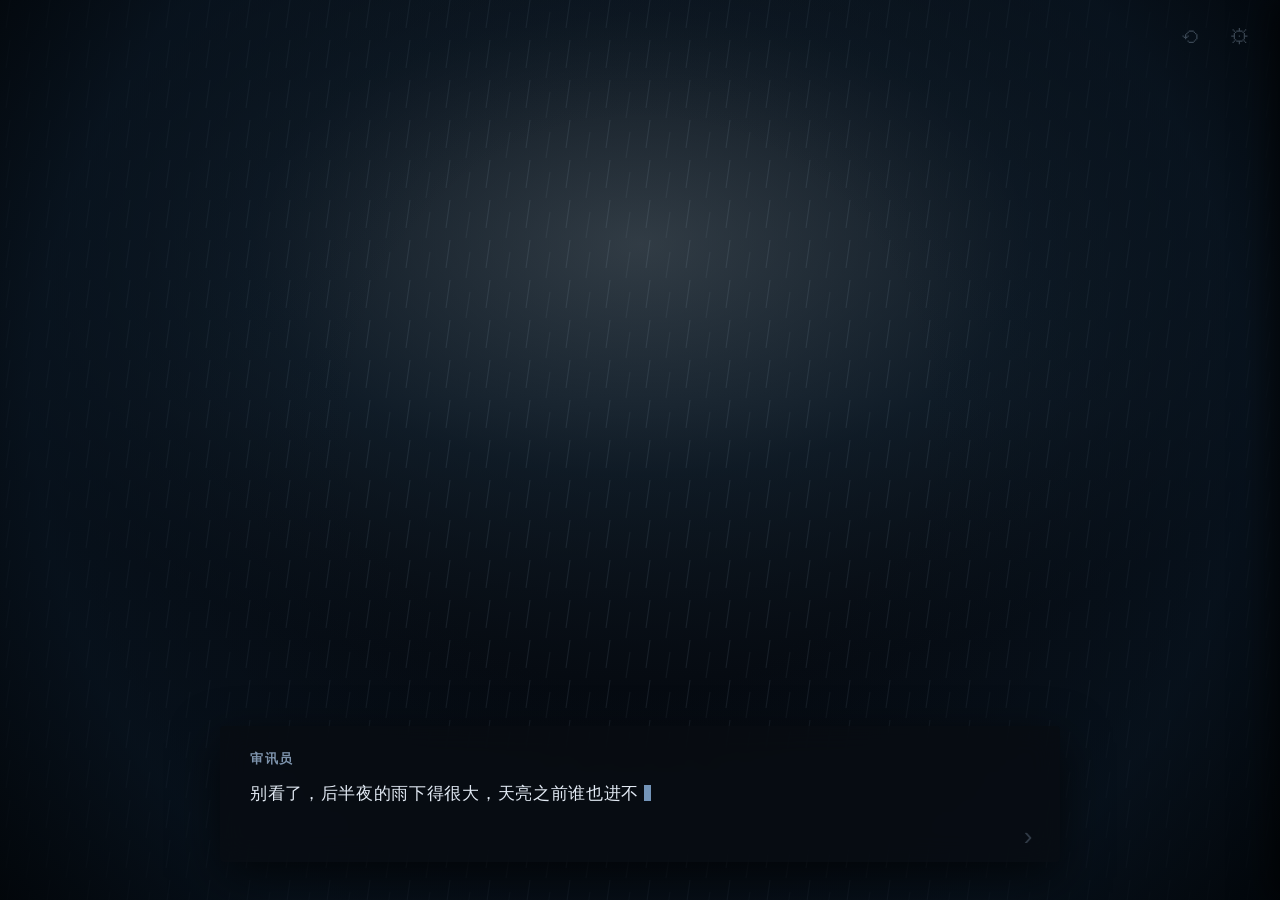
<file: index.html>
<!DOCTYPE html>
<html lang="zh-CN">
<head>
  <meta charset="UTF-8">
  <meta name="viewport" content="width=device-width, initial-scale=1.0, maximum-scale=1.0, user-scalable=no">
  <title>再说一遍</title>
  <style>
    /* ==========================================================================
       0. 基础重置与黑色电影质感主题
       ========================================================================== */
    *, *::before, *::after {
      box-sizing: border-box;
      margin: 0;
      padding: 0;
      user-select: none;
      -webkit-user-select: none;
    }

    html, body {
      width: 100%;
      height: 100%;
      overflow: hidden;
      background-color: #05070a;
      color: #d1d9e6;
      font-family: -apple-system, BlinkMacSystemFont, "Segoe UI", "PingFang SC", "Hiragino Sans GB", "Microsoft YaHei", "Noto Serif SC", serif;
      -webkit-font-smoothing: antialiased;
    }

    /* ==========================================================================
       1. 舞台与全幅背景层 (零外部图片文件，纯 CSS 与内联 SVG)
       ========================================================================== */
    #stage {
      position: relative;
      width: 100vw;
      height: 100vh;
      height: 100dvh;
      overflow: hidden;
      background: #040608;
      perspective: 1000px;
    }

    #bg-layer {
      position: absolute;
      top: -2%;
      left: -2%;
      width: 104%;
      height: 104%;
      transition: background 1.2s cubic-bezier(0.16, 1, 0.3, 1), filter 0.8s ease;
      z-index: 1;
    }

    /* 背景：深夜审讯室 (interrogation_room_night) - 顶部冷白锥形光、下沉桌影、水泥幽暗 */
    .bg-interrogation_room_night {
      background:
        radial-gradient(ellipse 65% 55% at 50% 28%, rgba(200, 222, 235, 0.22) 0%, rgba(30, 48, 64, 0.35) 45%, rgba(6, 11, 18, 0.95) 85%),
        linear-gradient(180deg, #050a10 0%, #08111a 45%, #03060a 75%, #010204 100%);
    }

    /* 背景：雨夜街道 (street_rain_night) - 深蓝柏油路面反光与微弱暖色霓虹晕染 */
    .bg-street_rain_night {
      background:
        radial-gradient(circle at 20% 70%, rgba(220, 80, 50, 0.15) 0%, transparent 40%),
        radial-gradient(circle at 80% 40%, rgba(60, 160, 220, 0.2) 0%, transparent 50%),
        linear-gradient(180deg, #040810 0%, #091424 50%, #03080e 100%);
    }

    /* 背景：电话/通讯界面 (phone_ui) - 幽暗冷绿微光与单色黑屏 */
    .bg-phone_ui {
      background:
        radial-gradient(circle at 50% 50%, rgba(30, 80, 60, 0.25) 0%, rgba(4, 16, 12, 0.9) 70%),
        linear-gradient(180deg, #010604 0%, #020d08 100%);
    }

    /* 背景：昏暗室内 (room_dim) - 斜角琥珀色微弱百叶窗投影与重阴影 */
    .bg-room_dim {
      background:
        radial-gradient(ellipse at 75% 30%, rgba(180, 110, 40, 0.18) 0%, transparent 60%),
        linear-gradient(135deg, #0d0905 0%, #150f08 50%, #060402 100%);
    }

    /* 氛围粒子/雨丝内联 SVG 遮罩层 */
    #atmosphere-layer {
      position: absolute;
      inset: 0;
      pointer-events: none;
      z-index: 2;
      opacity: 0.35;
      mix-blend-mode: screen;
    }

    /* ==========================================================================
       2. 特效层 (FX: Vignette, Shake, Grain)
       ========================================================================== */
    #fx-vignette {
      position: absolute;
      inset: 0;
      pointer-events: none;
      z-index: 3;
      transition: background 0.8s ease, opacity 0.8s ease;
    }

    .vignette-cold {
      background: radial-gradient(circle at 50% 45%, rgba(0, 0, 0, 0) 35%, rgba(8, 20, 32, 0.65) 75%, rgba(2, 6, 10, 0.95) 100%);
      opacity: 1;
    }

    .vignette-warm {
      background: radial-gradient(circle at 50% 45%, rgba(0, 0, 0, 0) 35%, rgba(28, 16, 6, 0.65) 75%, rgba(12, 5, 2, 0.95) 100%);
      opacity: 1;
    }

    .vignette-none {
      background: transparent;
      opacity: 0;
    }

    #fx-grain {
      position: absolute;
      inset: -50%;
      width: 200%;
      height: 200%;
      pointer-events: none;
      z-index: 4;
      opacity: 0;
      transition: opacity 0.4s ease;
      background-image: url("data:image/svg+xml,%3Csvg viewBox='0 0 200 200' xmlns='http://www.w3.org/2000/svg'%3E%3Cfilter id='noiseFilter'%3E%3CfeTurbulence type='fractalNoise' baseFrequency='0.8' numOctaves='3' stitchTiles='stitch'/%3E%3C/filter%3E%3Crect width='100%25' height='100%25' filter='url(%23noiseFilter)' opacity='0.08'/%3E%3C/svg%3E");
    }

    .grain-active {
      opacity: 0.75;
      animation: grainJitter 0.5s steps(4) infinite;
    }

    @keyframes grainJitter {
      0% { transform: translate(0, 0); }
      25% { transform: translate(-3%, -2%); }
      50% { transform: translate(2%, 3%); }
      75% { transform: translate(-2%, 4%); }
      100% { transform: translate(0, 0); }
    }

    /* 震屏动画 (Shake) */
    .shake-1 {
      animation: screenShake1 0.35s ease-out;
    }

    .shake-2 {
      animation: screenShake2 0.5s cubic-bezier(0.36, 0.07, 0.19, 0.97) both;
    }

    @keyframes screenShake1 {
      0%, 100% { transform: translate(0, 0); }
      20% { transform: translate(-3px, 2px); }
      40% { transform: translate(3px, -2px); }
      60% { transform: translate(-2px, 1px); }
      80% { transform: translate(2px, -1px); }
    }

    @keyframes screenShake2 {
      0%, 100% { transform: translate(0, 0) rotate(0deg); }
      15% { transform: translate(-6px, 5px) rotate(-0.5deg); }
      30% { transform: translate(6px, -4px) rotate(0.5deg); }
      45% { transform: translate(-5px, 3px) rotate(-0.3deg); }
      60% { transform: translate(4px, -3px) rotate(0.2deg); }
      75% { transform: translate(-2px, 2px); }
      90% { transform: translate(1px, -1px); }
    }

    /* ==========================================================================
       3. 顶部悬浮控制栏 (无边框、低透明度、绝无多余解释文字)
       ========================================================================== */
    #top-bar {
      position: absolute;
      top: 18px;
      right: 22px;
      z-index: 20;
      display: flex;
      gap: 14px;
    }

    .hud-btn {
      background: transparent;
      border: none;
      outline: none;
      color: #9cb0c6;
      font-size: 20px;
      line-height: 1;
      width: 36px;
      height: 36px;
      display: flex;
      align-items: center;
      justify-content: center;
      cursor: pointer;
      opacity: 0.35;
      transition: opacity 0.25s ease, transform 0.2s ease, color 0.2s ease;
    }

    .hud-btn:hover {
      opacity: 0.9;
      color: #ffffff;
      transform: scale(1.08);
    }

    .hud-btn:active {
      transform: scale(0.95);
    }

    /* ==========================================================================
       4. 文字框 (半透明深色悬浮、无边框、无圆角描边装饰线)
       ========================================================================== */
    #textbox-container {
      position: absolute;
      bottom: 38px;
      left: 50%;
      transform: translateX(-50%);
      width: min(840px, 92vw);
      min-height: 136px;
      background: rgba(8, 12, 18, 0.76);
      backdrop-filter: blur(14px);
      -webkit-backdrop-filter: blur(14px);
      border: none;
      outline: none;
      border-radius: 4px;
      padding: 24px 30px 24px 30px;
      box-shadow: 0 16px 48px rgba(0, 0, 0, 0.65);
      z-index: 10;
      cursor: pointer;
      transition: opacity 0.3s ease;
    }

    #speaker-tag {
      font-size: 13px;
      font-weight: 600;
      letter-spacing: 0.12em;
      color: #7d93ac;
      margin-bottom: 10px;
      height: 18px;
      line-height: 18px;
      transition: color 0.3s ease;
    }

    #speaker-tag:empty {
      margin-bottom: 0;
    }

    #content-text {
      font-size: 17px;
      line-height: 1.85;
      letter-spacing: 0.04em;
      color: #e2eaf4;
      word-break: break-word;
      min-height: 48px;
    }

    /* 光标 */
    .typing-cursor::after {
      content: "";
      display: inline-block;
      width: 7px;
      height: 16px;
      margin-left: 5px;
      vertical-align: -2px;
      background: #7394b8;
      animation: cursorBlink 0.9s infinite;
    }

    @keyframes cursorBlink {
      0%, 100% { opacity: 0.9; }
      50% { opacity: 0; }
    }

    /* 翻页前进符号 › */
    #btn-advance {
      position: absolute;
      right: 18px;
      bottom: 12px;
      background: transparent;
      border: none;
      outline: none;
      color: #8fa5be;
      font-size: 26px;
      font-weight: 300;
      line-height: 1;
      width: 28px;
      height: 28px;
      cursor: pointer;
      opacity: 0.3;
      transition: opacity 0.25s ease, transform 0.2s ease;
    }

    #btn-advance.ready {
      opacity: 0.75;
      animation: advancePulse 1.8s infinite ease-in-out;
    }

    #btn-advance:hover {
      opacity: 1 !important;
      transform: translateX(2px);
    }

    @keyframes advancePulse {
      0%, 100% { opacity: 0.4; transform: translateX(0); }
      50% { opacity: 0.95; transform: translateX(3px); }
    }

    /* ==========================================================================
       5. 抉择层 (幕终浮现：3张方向卡 + 1张自由输入卡)
       ========================================================================== */
    #choice-layer {
      position: absolute;
      bottom: 38px;
      left: 50%;
      transform: translateX(-50%);
      width: min(840px, 92vw);
      z-index: 15;
      display: none;
      flex-direction: column;
      gap: 10px;
      animation: choicesFadeIn 0.4s ease-out;
    }

    @keyframes choicesFadeIn {
      from { opacity: 0; transform: translate(-50%, 14px); }
      to { opacity: 1; transform: translate(-50%, 0); }
    }

    .choice-card {
      flex: none;
      background: rgba(10, 15, 22, 0.88);
      backdrop-filter: blur(16px);
      -webkit-backdrop-filter: blur(16px);
      border: none;
      outline: none;
      border-radius: 4px;
      padding: 16px 24px;
      color: #cfddec;
      font-size: 15px;
      line-height: 1.6;
      letter-spacing: 0.03em;
      text-align: left;
      cursor: pointer;
      box-shadow: 0 8px 24px rgba(0, 0, 0, 0.45);
      transition: background 0.2s ease, transform 0.2s ease, color 0.2s ease;
    }

    .choice-card:hover {
      background: rgba(22, 34, 48, 0.94);
      color: #ffffff;
      transform: translateX(4px);
    }

    .choice-card:active {
      transform: scale(0.99);
    }

    /* 自由输入卡 */
    #custom-choice-container {
      flex: none;
      display: flex;
      gap: 8px;
      background: rgba(10, 15, 22, 0.88);
      backdrop-filter: blur(16px);
      -webkit-backdrop-filter: blur(16px);
      border: none;
      border-radius: 4px;
      padding: 8px 12px 8px 20px;
      box-shadow: 0 8px 24px rgba(0, 0, 0, 0.45);
    }

    #custom-choice-input {
      flex: 1;
      background: transparent;
      border: none;
      outline: none;
      color: #e2eaf4;
      font-size: 15px;
      font-family: inherit;
    }

    #custom-choice-input::placeholder {
      color: #55677d;
      font-size: 14px;
    }

    #custom-choice-submit {
      background: transparent;
      border: none;
      outline: none;
      color: #8fa5be;
      font-size: 18px;
      cursor: pointer;
      padding: 4px 12px;
      opacity: 0.5;
      transition: opacity 0.2s ease, color 0.2s ease;
    }

    #custom-choice-submit:hover {
      opacity: 1;
      color: #ffffff;
    }

    /* ==========================================================================
       6. 回看层 (历史抉择点回退 + 残影册查看)
       ========================================================================== */
    #rewind-layer {
      position: absolute;
      inset: 0;
      background: rgba(3, 5, 8, 0.82);
      backdrop-filter: blur(20px);
      -webkit-backdrop-filter: blur(20px);
      z-index: 30;
      display: none;
      align-items: center;
      justify-content: center;
      animation: modalFadeIn 0.25s ease-out;
    }

    @keyframes modalFadeIn {
      from { opacity: 0; }
      to { opacity: 1; }
    }

    .rewind-panel {
      width: min(680px, 90vw);
      max-height: 80vh;
      display: flex;
      flex-direction: column;
      gap: 20px;
      color: #c4d4e6;
    }

    .rewind-header {
      display: flex;
      justify-content: space-between;
      align-items: center;
      padding-bottom: 12px;
      border-bottom: 1px solid rgba(255, 255, 255, 0.08);
    }

    .rewind-title {
      font-size: 15px;
      letter-spacing: 0.08em;
      color: #8da1b8;
    }

    .rewind-close-btn {
      background: transparent;
      border: none;
      color: #8da1b8;
      font-size: 20px;
      cursor: pointer;
      opacity: 0.5;
      transition: opacity 0.2s ease;
    }

    .rewind-close-btn:hover {
      opacity: 1;
      color: #fff;
    }

    .rewind-content {
      overflow-y: auto;
      max-height: calc(80vh - 120px);
      display: flex;
      flex-direction: column;
      gap: 18px;
      padding-right: 6px;
    }

    /* 滚动条极简处理 */
    .rewind-content::-webkit-scrollbar,
    #settings-drawer::-webkit-scrollbar {
      width: 4px;
    }
    .rewind-content::-webkit-scrollbar-thumb,
    #settings-drawer::-webkit-scrollbar-thumb {
      background: rgba(255, 255, 255, 0.12);
      border-radius: 2px;
    }

    .rewind-section-title {
      font-size: 13px;
      color: #617791;
      letter-spacing: 0.06em;
      margin-bottom: 8px;
    }

    .choice-history-item {
      background: rgba(14, 20, 30, 0.8);
      padding: 14px 18px;
      border-radius: 4px;
      cursor: pointer;
      display: flex;
      flex-direction: column;
      gap: 6px;
      transition: background 0.2s ease, transform 0.2s ease;
    }

    .choice-history-item:hover {
      background: rgba(25, 36, 52, 0.9);
      transform: translateX(3px);
    }

    .choice-history-text {
      font-size: 15px;
      color: #e0eaf5;
      line-height: 1.5;
    }

    .choice-history-meta {
      font-size: 12px;
      color: #617791;
    }

    /* 改词重说编辑区 */
    #reword-form {
      display: none;
      flex-direction: column;
      gap: 12px;
      background: rgba(18, 26, 38, 0.9);
      padding: 16px;
      border-radius: 4px;
      margin-top: 6px;
    }

    #reword-input {
      width: 100%;
      background: rgba(8, 12, 18, 0.8);
      border: 1px solid rgba(255, 255, 255, 0.1);
      border-radius: 3px;
      padding: 10px 12px;
      color: #fff;
      font-size: 14px;
      font-family: inherit;
      outline: none;
      resize: vertical;
      min-height: 64px;
    }

    #reword-input:focus {
      border-color: rgba(140, 180, 220, 0.4);
    }

    .reword-actions {
      display: flex;
      justify-content: flex-end;
      gap: 10px;
    }

    .plain-btn {
      background: transparent;
      border: 1px solid rgba(255, 255, 255, 0.12);
      color: #b0c4de;
      padding: 6px 16px;
      border-radius: 3px;
      font-size: 13px;
      cursor: pointer;
      transition: all 0.2s ease;
    }

    .plain-btn:hover {
      background: rgba(255, 255, 255, 0.08);
      color: #fff;
    }

    .primary-btn {
      background: rgba(45, 75, 110, 0.65);
      border: 1px solid rgba(90, 140, 190, 0.4);
      color: #ffffff;
      padding: 6px 16px;
      border-radius: 3px;
      font-size: 13px;
      cursor: pointer;
      transition: all 0.2s ease;
    }

    .primary-btn:hover {
      background: rgba(60, 100, 145, 0.85);
    }

    /* 残影册展示列表 */
    #afterimage-container {
      display: flex;
      flex-direction: column;
      gap: 8px;
      margin-top: 4px;
    }

    .afterimage-card {
      background: rgba(15, 20, 28, 0.7);
      border-left: 2px solid rgba(130, 90, 160, 0.5);
      padding: 10px 14px;
      border-radius: 0 4px 4px 0;
      font-size: 13px;
      display: flex;
      flex-direction: column;
      gap: 4px;
    }

    .afterimage-keywords {
      color: #bfa8d8;
      font-weight: 500;
    }

    .afterimage-detail {
      color: #7b8e9e;
      font-size: 12px;
    }

    /* ==========================================================================
       7. 设置抽屉 (右上角滑入，无解释性说明，只有干净的选项与键值)
       ========================================================================== */
    #settings-drawer {
      position: absolute;
      top: 0;
      right: 0;
      width: min(340px, 85vw);
      height: 100%;
      background: rgba(8, 12, 17, 0.94);
      backdrop-filter: blur(24px);
      -webkit-backdrop-filter: blur(24px);
      box-shadow: -10px 0 30px rgba(0, 0, 0, 0.6);
      z-index: 40;
      transform: translateX(100%);
      transition: transform 0.35s cubic-bezier(0.16, 1, 0.3, 1);
      display: flex;
      flex-direction: column;
      padding: 24px;
      gap: 20px;
      overflow-y: auto;
    }

    #settings-drawer.open {
      transform: translateX(0);
    }

    .drawer-header {
      display: flex;
      justify-content: space-between;
      align-items: center;
      padding-bottom: 12px;
      border-bottom: 1px solid rgba(255, 255, 255, 0.08);
    }

    .drawer-title {
      font-size: 15px;
      color: #8da1b8;
      letter-spacing: 0.06em;
    }

    .setting-group {
      display: flex;
      flex-direction: column;
      gap: 8px;
    }

    .setting-label {
      font-size: 13px;
      color: #72879e;
    }

    .setting-input,
    .setting-select {
      width: 100%;
      background: rgba(14, 20, 29, 0.85);
      border: 1px solid rgba(255, 255, 255, 0.08);
      border-radius: 3px;
      padding: 8px 10px;
      color: #d8e4f0;
      font-size: 13px;
      font-family: inherit;
      outline: none;
    }

    .setting-input:focus,
    .setting-select:focus {
      border-color: rgba(120, 160, 210, 0.4);
    }

    .setting-row {
      display: flex;
      justify-content: space-between;
      align-items: center;
    }

    .setting-checkbox {
      accent-color: #4a75a0;
      width: 16px;
      height: 16px;
      cursor: pointer;
    }

    .drawer-actions {
      margin-top: auto;
      padding-top: 16px;
      display: flex;
      flex-direction: column;
      gap: 10px;
    }
    /* ==========================================================================
       8. 移动端适配 (小屏竖屏优先：安全区、触控目标、文字框占比、输入防缩放)
       - 舞台高度走 dvh（见 #stage），底栏元素再叠加 safe-area 内边距，
         保证应用内浏览器工具栏伸缩时文字框永不被遮、末行永不被切。
       - 文字框改为弹性列布局并设高度上限，超长页在框内滚动，不溢出舞台。
       - 所有输入框字号 ≥16px，避免 iOS 聚焦时自动放大页面。
       ========================================================================== */
    html, body {
      touch-action: manipulation;
      -webkit-tap-highlight-color: transparent;
    }

    @media (max-width: 640px) {
      #top-bar {
        top: calc(8px + env(safe-area-inset-top));
        right: 10px;
        gap: 6px;
      }

      .hud-btn {
        width: 44px;
        height: 44px;
        font-size: 21px;
        opacity: 0.55;
      }

      #textbox-container {
        width: 94vw;
        bottom: calc(12px + env(safe-area-inset-bottom));
        padding: 18px 20px 22px 20px;
        min-height: 0;
        max-height: 54dvh;
        display: flex;
        flex-direction: column;
      }

      #speaker-tag {
        margin-bottom: 6px;
        flex: none;
      }

      #content-text {
        font-size: 17px;
        line-height: 1.8;
        min-height: 0;
        overflow-y: auto;
        -webkit-overflow-scrolling: touch;
      }

      #btn-advance {
        width: 44px;
        height: 44px;
        right: 8px;
        bottom: 6px;
        font-size: 24px;
      }

      #choice-layer {
        width: 94vw;
        bottom: calc(12px + env(safe-area-inset-bottom));
        max-height: 80dvh;
        overflow-y: auto;
        gap: 8px;
      }

      .choice-card {
        padding: 15px 18px;
        font-size: 16px;
        background: rgba(10, 15, 22, 0.97);
      }

      #custom-choice-container {
        background: rgba(10, 15, 22, 0.97);
      }

      #custom-choice-container {
        padding: 10px 12px 10px 18px;
      }

      #custom-choice-input {
        font-size: 16px;
      }

      #custom-choice-submit {
        padding: 8px 14px;
      }

      .rewind-content {
        max-height: calc(86dvh - 120px);
      }

      #reword-input {
        font-size: 16px;
      }

      #settings-drawer {
        width: min(340px, 94vw);
        padding: 20px;
      }

      .setting-input, .setting-select {
        font-size: 16px;
      }
    }

    @media (max-height: 480px) and (orientation: landscape) {
      #textbox-container {
        max-height: 68dvh;
        bottom: calc(8px + env(safe-area-inset-bottom));
        padding: 14px 20px 16px 20px;
      }

      #content-text {
        font-size: 15.5px;
        line-height: 1.7;
      }

      #top-bar {
        top: 6px;
      }
    }
  </style>
</head>
<body>
  <!-- 舞台与场景根元素 -->
  <div id="stage">
    <!-- 全幅背景层 -->
    <div id="bg-layer" class="bg-interrogation_room_night"></div>

    <!-- 粒子/雨丝内联 SVG 氛围层 -->
    <svg id="atmosphere-layer" width="100%" height="100%">
      <defs>
        <pattern id="rainPattern" width="40" height="40" patternUnits="userSpaceOnUse">
          <line x1="10" y1="0" x2="6" y2="28" stroke="rgba(180, 210, 240, 0.35)" stroke-width="0.8" />
          <line x1="30" y1="12" x2="26" y2="38" stroke="rgba(180, 210, 240, 0.25)" stroke-width="0.7" />
        </pattern>
      </defs>
      <rect width="100%" height="100%" fill="url(#rainPattern)" />
    </svg>

    <!-- 特效层：暗角与噪点 -->
    <div id="fx-vignette" class="vignette-cold"></div>
    <div id="fx-grain" class="grain-active"></div>

    <!-- 顶部无边框控制栏 -->
    <div id="top-bar">
      <button id="btn-rewind" class="hud-btn" aria-label="回看">⟲</button>
      <button id="btn-settings" class="hud-btn" aria-label="设置">⚙</button>
    </div>

    <!-- 底部悬浮文字框 -->
    <div id="textbox-container">
      <div id="speaker-tag">审讯员</div>
      <div id="content-text" class="typing-cursor"></div>
      <button id="btn-advance" aria-label="继续">›</button>
    </div>

    <!-- 幕终抉择层 (3 张方向卡 + 1 张自由输入卡) -->
    <div id="choice-layer">
      <button class="choice-card" id="choice-0"></button>
      <button class="choice-card" id="choice-1"></button>
      <button class="choice-card" id="choice-2"></button>
      <div id="custom-choice-container">
        <input type="text" id="custom-choice-input" placeholder="输入回应……" maxlength="100" />
        <button id="custom-choice-submit">›</button>
      </div>
    </div>

    <!-- 回看与重说层 -->
    <div id="rewind-layer">
      <div class="rewind-panel">
        <div class="rewind-header">
          <div class="rewind-title">回看与重说</div>
          <button id="btn-close-rewind" class="rewind-close-btn">×</button>
        </div>
        <div class="rewind-content">
          <div>
            <div class="rewind-section-title">抉择点</div>
            <div id="choice-points-list"></div>
          </div>
          <div id="reword-form">
            <div class="rewind-section-title">修改发言</div>
            <textarea id="reword-input"></textarea>
            <div class="reword-actions">
              <button id="btn-cancel-reword" class="plain-btn">取消</button>
              <button id="btn-confirm-reword" class="primary-btn">改词重说</button>
            </div>
          </div>
          <div id="afterimage-section">
            <div class="rewind-section-title">残影册</div>
            <div id="afterimage-container"></div>
          </div>
        </div>
      </div>
    </div>

    <!-- 设置抽屉 -->
    <div id="settings-drawer">
      <div class="drawer-header">
        <div class="drawer-title">设置</div>
        <button id="btn-close-settings" class="rewind-close-btn">×</button>
      </div>
      <div class="setting-group">
        <label class="setting-label">供应商</label>
        <select id="cfg-provider" class="setting-select">
          <option value="deepseek">DeepSeek</option>
          <option value="google">Google</option>
        </select>
      </div>
      <div class="setting-group">
        <label class="setting-label">密钥</label>
        <input type="password" id="cfg-apikey" class="setting-input" placeholder="粘贴你的 API 密钥" />
      </div>
      <div class="setting-group">
        <label class="setting-label">模型</label>
        <input type="text" id="cfg-model" class="setting-input" value="deepseek-flash" />
      </div>
      <div class="setting-row">
        <label class="setting-label">残影</label>
        <input type="checkbox" id="cfg-afterimage-enabled" class="setting-checkbox" checked />
      </div>
      <div class="setting-group">
        <label class="setting-label">强度档</label>
        <select id="cfg-afterimage-tier" class="setting-select">
          <option value="atmosphere">氛围</option>
          <option value="dialogue" selected>台词</option>
          <option value="ending">结局</option>
        </select>
      </div>
      <div class="setting-group">
        <label class="setting-label">注入上限</label>
        <input type="number" id="cfg-injection-limit" class="setting-input" min="1" max="20" value="6" />
      </div>
      <div class="setting-row">
        <label class="setting-label">衰减</label>
        <input type="checkbox" id="cfg-decay-enabled" class="setting-checkbox" />
      </div>
      <div class="setting-group">
        <label class="setting-label">显形程度</label>
        <select id="cfg-manifestation" class="setting-select">
          <option value="low">低</option>
          <option value="medium" selected>中</option>
          <option value="high">高</option>
        </select>
      </div>
      <div class="drawer-actions">
        <button id="btn-new-game" class="plain-btn">开始新局</button>
      </div>
    </div>
  </div>

  <script>
    /* ==========================================================================
       1. 内核 (Kernel: State, Events, Bus, Storage)
       ========================================================================== */
    const Kernel = {
      // 游戏运行态数据
      state: {
        act: 1,
        pageIndex: 0,
        currentPages: [],
        choicePoints: [],     // 历史抉择点 [{ id, act, playerInput, pageIndex, overwrittenPages }]
        summaries: [],        // 已完成幕的剧情摘要
        afterimages: [],      // 残影册条目 [{ keywords, emotion, exposed }]
        isSceneEnd: false,
        isTyping: false,
        isGenerating: false,
        isGameOver: false
      },

      // 用户设置（持久化于 localStorage）
      settings: {
        provider: 'deepseek',
        apiKey: '',
        model: 'deepseek-flash',
        afterimageEnabled: true,
        afterimageTier: 'dialogue',
        injectionLimit: 6,
        decayEnabled: false,
        manifestation: 'medium'
      },

      STORAGE_KEY_STATE: 'sayItAgainSlice.state',
      STORAGE_KEY_SETTINGS: 'sayItAgainSlice.settings',

      init() {
        this.loadSettings();
        this.bindGlobalEvents();
      },

      loadSettings() {
        try {
          const saved = localStorage.getItem(this.STORAGE_KEY_SETTINGS);
          if (saved) {
            const parsed = JSON.parse(saved);
            Object.assign(this.settings, parsed);
          }
        } catch (e) {
          console.warn('[Kernel] 无法读取设置缓存:', e);
        }
        SettingsDrawer.syncFromKernel();
      },

      saveSettings() {
        try {
          localStorage.setItem(this.STORAGE_KEY_SETTINGS, JSON.stringify(this.settings));
        } catch (e) {
          console.warn('[Kernel] 无法持久化设置:', e);
        }
      },

      saveState() {
        try {
          const snapshot = {
            act: this.state.act,
            pageIndex: this.state.pageIndex,
            currentPages: this.state.currentPages,
            choicePoints: this.state.choicePoints,
            summaries: this.state.summaries,
            afterimages: this.state.afterimages,
            isSceneEnd: this.state.isSceneEnd,
            isGameOver: this.state.isGameOver
          };
          localStorage.setItem(this.STORAGE_KEY_STATE, JSON.stringify(snapshot));
        } catch (e) {
          console.warn('[Kernel] 无法持久化游戏状态:', e);
        }
      },

      loadState() {
        try {
          const saved = localStorage.getItem(this.STORAGE_KEY_STATE);
          if (saved) {
            const parsed = JSON.parse(saved);
            Object.assign(this.state, parsed);
            return true;
          }
        } catch (e) {
          console.warn('[Kernel] 无法恢复状态存档:', e);
        }
        return false;
      },

      clearState() {
        try {
          localStorage.removeItem(this.STORAGE_KEY_STATE);
        } catch (e) {
          console.warn('[Kernel] 清除存档失败:', e);
        }
        this.state.act = 1;
        this.state.pageIndex = 0;
        this.state.currentPages = [];
        this.state.choicePoints = [];
        this.state.summaries = [];
        this.state.afterimages = [];
        this.state.isSceneEnd = false;
        this.state.isTyping = false;
        this.state.isGenerating = false;
        this.state.isGameOver = false;
      },

      bindGlobalEvents() {
        // 全局第一次点击唤醒 Web Audio 声音上下文
        window.addEventListener('click', () => {
          AudioEngine.ensureUnlocked();
        }, { once: true });
        window.addEventListener('keydown', () => {
          AudioEngine.ensureUnlocked();
        }, { once: true });
      },

      // 获取当前页
      getCurrentPage() {
        return this.state.currentPages[this.state.pageIndex] || null;
      },

      // 推进一页或请求下一页
      async stepNext() {
        if (this.state.isGenerating) return;

        // 如果文本区正在打字，点击立即打完
        if (this.state.isTyping) {
          TextArea.fastForward();
          return;
        }

        // 如果当前页已经是幕终页且打字已结束，不通过点击文字区翻页（等待玩家选卡）
        if (this.state.isSceneEnd) {
          return;
        }

        // 如果当前幕还有缓存的后续页，直接呈现
        if (this.state.pageIndex + 1 < this.state.currentPages.length) {
          this.state.pageIndex++;
          this.renderCurrentPage();
          this.saveState();
          return;
        }

        // 否则向生成源（实时端点或本地演示脚本）拉取下一页
        await this.requestNextPage();
      },

      // 请求下一页的核心路由（演示模式 vs 实时模式）
      async requestNextPage() {
        this.state.isGenerating = true;
        TextArea.showGeneratingIndicator();

        try {
          let page = null;
          const isLive = Boolean(this.settings.apiKey && this.settings.apiKey.trim().length > 0);

          if (isLive) {
            page = await ProviderGateway.fetchNextPage(this.state, this.settings);
          } else {
            page = await DemoScriptEngine.getNextPage(this.state);
          }

          if (page) {
            this.state.currentPages.push(page);
            this.state.pageIndex = this.state.currentPages.length - 1;
            this.renderCurrentPage();
            this.saveState();
          }
        } catch (err) {
          console.error('[Kernel] 获取页面失败:', err);
        } finally {
          this.state.isGenerating = false;
        }
      },

      // 呈现当前页到舞台、文字区与音频
      renderCurrentPage() {
        const page = this.getCurrentPage();
        if (!page) return;

        // 1. 舞台与特效
        Stage.applyPageVisuals(page);

        // 2. 音频环境与音效
        AudioEngine.handlePageSfx(page.sfx);

        // 3. 幕终判定
        this.state.isSceneEnd = Boolean(page.scene_end);

        // 4. 文字区打字呈现
        TextArea.render(page.speaker, page.text, () => {
          // 打字完成回调
          if (this.state.isSceneEnd) {
            if (page.choices && Array.isArray(page.choices) && page.choices.length > 0) {
              ChoiceLayer.show(page.choices);
            } else {
              // 终幕收束页（choices 为 null）
              this.state.isGameOver = true;
              ChoiceLayer.hide();
              console.log('[Kernel] 达成终幕收束。');
            }
          } else {
            ChoiceLayer.hide();
          }
        });
      },

      // 选定抉择，迈向下一幕
      async chooseBranch(choiceText) {
        if (!choiceText || !choiceText.trim()) return;
        const cleanChoice = choiceText.trim();

        ChoiceLayer.hide();

        // 记录抉择点节点
        Memory.recordChoicePoint(this.state.act, cleanChoice, this.state.pageIndex, this.state.currentPages);

        // 生成上一幕剧情摘要
        await Memory.summarizeCurrentAct(this.state, this.settings);

        // 残影衰减（参数开启时）：每跨一幕，残影册中最旧的一条消退
        if (this.settings.decayEnabled && this.state.afterimages.length > 0) {
          this.state.afterimages.shift();
        }

        // 推进到下一幕
        this.state.act++;
        this.state.pageIndex = 0;
        this.state.currentPages = [];
        this.state.isSceneEnd = false;
        this.state.isGameOver = false;

        this.saveState();

        // 启动新一幕第一页
        await this.requestNextPage();
      },

      // 回退到特定抉择点并改词重说
      async rollbackAndReword(choiceId, newSpeechText) {
        if (!newSpeechText || !newSpeechText.trim()) return;

        // 执行记忆层回退与残影提炼
        await Memory.executeRollback(choiceId, newSpeechText.trim(), this.state, this.settings);

        // 重启当前幕页面生成
        this.saveState();
        ChoiceLayer.hide();
        RewindLayer.close();

        await this.requestNextPage();
      },

      // 开始新局
      resetGame() {
        this.clearState();
        Stage.reset();
        AudioEngine.stopAll();
        ChoiceLayer.hide();
        RewindLayer.close();
        SettingsDrawer.close();
        this.requestNextPage();
      }
    };

    /* ==========================================================================
       2. 舞台 (Stage: Background & Visual FX)
       ========================================================================== */
    const Stage = {
      bgLayerEl: document.getElementById('bg-layer'),
      vignetteEl: document.getElementById('fx-vignette'),
      grainEl: document.getElementById('fx-grain'),
      stageEl: document.getElementById('stage'),

      // 白名单定义
      VALID_BG: ['interrogation_room_night', 'street_rain_night', 'phone_ui', 'room_dim'],
      VALID_VIGNETTE: ['cold', 'warm', 'none'],

      applyPageVisuals(page) {
        // 背景切换
        const bgName = this.VALID_BG.includes(page.bg) ? page.bg : 'interrogation_room_night';
        this.bgLayerEl.className = `bg-${bgName}`;

        // 特效：暗角
        const vignette = (page.fx && this.VALID_VIGNETTE.includes(page.fx.vignette)) ? page.fx.vignette : 'cold';
        this.vignetteEl.className = `vignette-${vignette}`;

        // 特效：噪点开关
        const grain = Boolean(page.fx && page.fx.grain);
        if (grain) {
          this.grainEl.classList.add('grain-active');
        } else {
          this.grainEl.classList.remove('grain-active');
        }

        // 特效：震屏
        const shake = (page.fx && typeof page.fx.shake === 'number') ? page.fx.shake : 0;
        this.triggerShake(shake);
      },

      triggerShake(level) {
        this.stageEl.classList.remove('shake-1', 'shake-2');
        if (level === 1) {
          void this.stageEl.offsetWidth; // 触发 reflow 重新执行动画
          this.stageEl.classList.add('shake-1');
        } else if (level === 2) {
          void this.stageEl.offsetWidth;
          this.stageEl.classList.add('shake-2');
        }
      },

      reset() {
        this.bgLayerEl.className = 'bg-interrogation_room_night';
        this.vignetteEl.className = 'vignette-cold';
        this.grainEl.classList.add('grain-active');
        this.stageEl.classList.remove('shake-1', 'shake-2');
      }
    };

    /* ==========================================================================
       3. 文字区 (Text Area: Typewriter, [wait:ms] Parser, Fast-Forward)
       ========================================================================== */
    const TextArea = {
      containerEl: document.getElementById('textbox-container'),
      speakerEl: document.getElementById('speaker-tag'),
      contentEl: document.getElementById('content-text'),
      advanceBtn: document.getElementById('btn-advance'),

      typingTimer: null,
      fullCleanText: '',
      onCompleteCallback: null,

      init() {
        // 点击文字框整体或翻页按钮：若在打字则速显，若已打完则翻页
        this.containerEl.addEventListener('click', (e) => {
          // 避免冒泡干扰
          Kernel.stepNext();
        });
      },

      // 解析带 [wait:ms] 的文本，转为操作指令序列
      parseTokens(rawText) {
        const tokens = [];
        const regex = /\[wait:(\d+)\]/g;
        let lastIndex = 0;
        let match;

        while ((match = regex.exec(rawText)) !== null) {
          if (match.index > lastIndex) {
            tokens.push({ type: 'text', val: rawText.substring(lastIndex, match.index) });
          }
          tokens.push({ type: 'wait', val: parseInt(match[1], 10) });
          lastIndex = regex.lastIndex;
        }

        if (lastIndex < rawText.length) {
          tokens.push({ type: 'text', val: rawText.substring(lastIndex) });
        }

        return tokens;
      },

      render(speaker, rawText, onComplete) {
        this.clearTyping();
        this.speakerEl.textContent = speaker || '';
        this.contentEl.textContent = '';
        this.advanceBtn.classList.remove('ready');
        this.contentEl.classList.add('typing-cursor');

        // 保存剔除标记后的纯净文本以备速览
        this.fullCleanText = rawText.replace(/\[wait:\d+\]/g, '');
        this.onCompleteCallback = onComplete;
        Kernel.state.isTyping = true;

        const tokens = this.parseTokens(rawText);
        let tokenIndex = 0;
        let charIndex = 0;

        const step = () => {
          if (tokenIndex >= tokens.length) {
            this.finishTyping();
            return;
          }

          const curToken = tokens[tokenIndex];

          if (curToken.type === 'wait') {
            tokenIndex++;
            this.typingTimer = setTimeout(step, curToken.val);
            return;
          }

          // 文字输入
          if (charIndex < curToken.val.length) {
            this.contentEl.textContent += curToken.val[charIndex];
            charIndex++;
            this.typingTimer = setTimeout(step, 32); // 约 32ms 打字手感
          } else {
            tokenIndex++;
            charIndex = 0;
            step();
          }
        };

        step();
      },

      // 点击立即补全当前页
      fastForward() {
        this.clearTyping();
        this.contentEl.textContent = this.fullCleanText;
        this.finishTyping();
      },

      finishTyping() {
        this.clearTyping();
        Kernel.state.isTyping = false;
        this.contentEl.classList.remove('typing-cursor');
        this.advanceBtn.classList.add('ready');

        if (typeof this.onCompleteCallback === 'function') {
          const cb = this.onCompleteCallback;
          this.onCompleteCallback = null;
          cb();
        }
      },

      clearTyping() {
        if (this.typingTimer) {
          clearTimeout(this.typingTimer);
          this.typingTimer = null;
        }
      },

      showGeneratingIndicator() {
        this.advanceBtn.classList.remove('ready');
      }
    };

    /* ==========================================================================
       4. 抉择层 (Choice Layer: Direction Cards + Free Input Card)
       ========================================================================== */
    const ChoiceLayer = {
      layerEl: document.getElementById('choice-layer'),
      card0: document.getElementById('choice-0'),
      card1: document.getElementById('choice-1'),
      card2: document.getElementById('choice-2'),
      customInput: document.getElementById('custom-choice-input'),
      customSubmit: document.getElementById('custom-choice-submit'),

      init() {
        this.card0.addEventListener('click', (e) => {
          e.stopPropagation();
          Kernel.chooseBranch(this.card0.textContent);
        });
        this.card1.addEventListener('click', (e) => {
          e.stopPropagation();
          Kernel.chooseBranch(this.card1.textContent);
        });
        this.card2.addEventListener('click', (e) => {
          e.stopPropagation();
          Kernel.chooseBranch(this.card2.textContent);
        });

        this.customSubmit.addEventListener('click', (e) => {
          e.stopPropagation();
          this.submitCustomChoice();
        });

        this.customInput.addEventListener('keydown', (e) => {
          if (e.key === 'Enter') {
            e.stopPropagation();
            this.submitCustomChoice();
          }
        });
      },

      show(choices) {
        if (!choices || choices.length < 3) return;
        this.card0.textContent = choices[0];
        this.card1.textContent = choices[1];
        this.card2.textContent = choices[2];
        this.customInput.value = '';

        this.layerEl.style.display = 'flex';
        // 底栏互斥：抉择层与文字框不共存，避免两层独立定位互相遮挡
        TextArea.containerEl.style.visibility = 'hidden';
        TextArea.containerEl.style.pointerEvents = 'none';
      },

      hide() {
        this.layerEl.style.display = 'none';
        TextArea.containerEl.style.visibility = '';
        TextArea.containerEl.style.pointerEvents = '';
      },

      submitCustomChoice() {
        const text = this.customInput.value.trim();
        if (text) {
          Kernel.chooseBranch(text);
        } else {
          // 空输入回落到第一张卡
          Kernel.chooseBranch(this.card0.textContent);
        }
      }
    };

    /* ==========================================================================
       5. 回看层 (Rewind Layer: Choice Points & Afterimage Notebook)
       ========================================================================== */
    const RewindLayer = {
      layerEl: document.getElementById('rewind-layer'),
      choiceListEl: document.getElementById('choice-points-list'),
      rewordFormEl: document.getElementById('reword-form'),
      rewordInputEl: document.getElementById('reword-input'),
      afterimageSectionEl: document.getElementById('afterimage-section'),
      afterimageContainerEl: document.getElementById('afterimage-container'),

      selectedChoiceId: null,

      init() {
        document.getElementById('btn-rewind').addEventListener('click', (e) => {
          e.stopPropagation();
          this.open();
        });

        document.getElementById('btn-close-rewind').addEventListener('click', () => {
          this.close();
        });

        document.getElementById('btn-cancel-reword').addEventListener('click', () => {
          this.rewordFormEl.style.display = 'none';
        });

        document.getElementById('btn-confirm-reword').addEventListener('click', () => {
          const newText = this.rewordInputEl.value.trim();
          if (newText && this.selectedChoiceId !== null) {
            Kernel.rollbackAndReword(this.selectedChoiceId, newText);
          }
        });
      },

      open() {
        this.renderChoices();
        this.renderAfterimages();
        this.rewordFormEl.style.display = 'none';
        this.layerEl.style.display = 'flex';
      },

      close() {
        this.layerEl.style.display = 'none';
      },

      renderChoices() {
        this.choiceListEl.innerHTML = '';
        const list = Kernel.state.choicePoints;

        if (!list || list.length === 0) {
          const empty = document.createElement('div');
          empty.className = 'choice-history-meta';
          empty.textContent = '暂无历史抉择点';
          this.choiceListEl.appendChild(empty);
          return;
        }

        list.forEach((cp) => {
          const item = document.createElement('div');
          item.className = 'choice-history-item';

          const textEl = document.createElement('div');
          textEl.className = 'choice-history-text';
          textEl.textContent = `“${cp.playerInput}”`;

          const metaEl = document.createElement('div');
          metaEl.className = 'choice-history-meta';
          metaEl.textContent = `第 ${cp.act} 幕`;

          item.appendChild(textEl);
          item.appendChild(metaEl);

          item.addEventListener('click', () => {
            this.selectedChoiceId = cp.id;
            this.rewordInputEl.value = cp.playerInput;
            this.rewordFormEl.style.display = 'flex';
            this.rewordInputEl.focus();
          });

          this.choiceListEl.appendChild(item);
        });
      },

      renderAfterimages() {
        this.afterimageContainerEl.innerHTML = '';

        // 如果残影总开关关闭，隐藏残影册区块
        if (!Kernel.settings.afterimageEnabled) {
          this.afterimageSectionEl.style.display = 'none';
          return;
        }

        this.afterimageSectionEl.style.display = 'block';
        const items = Kernel.state.afterimages;

        if (!items || items.length === 0) {
          const empty = document.createElement('div');
          empty.className = 'choice-history-meta';
          empty.textContent = '尚无被回退覆盖的时间线残影';
          this.afterimageContainerEl.appendChild(empty);
          return;
        }

        items.forEach((entry) => {
          const card = document.createElement('div');
          card.className = 'afterimage-card';

          const kw = document.createElement('div');
          kw.className = 'afterimage-keywords';
          kw.textContent = Array.isArray(entry.keywords) ? entry.keywords.join(' · ') : (entry.keywords || '');

          const detail = document.createElement('div');
          detail.className = 'afterimage-detail';
          detail.textContent = `${entry.emotion ? `情绪: ${entry.emotion}` : ''} ${entry.exposed ? `| 暴露: ${entry.exposed}` : ''}`.trim();

          card.appendChild(kw);
          card.appendChild(detail);
          this.afterimageContainerEl.appendChild(card);
        });
      }
    };

    /* ==========================================================================
       6. 音频合成 (Audio Synthesis: Web Audio API - Zero Audio Files)
       ========================================================================== */
    const AudioEngine = {
      ctx: null,
      rainLoopNode: null,
      rainGainNode: null,
      currentLoopName: null,

      VALID_SFX: ['rain_loop', 'clock_tick', 'paper_shuffle', 'phone_vibrate', 'heartbeat', 'none'],

      ensureUnlocked() {
        if (!this.ctx) {
          const AudioContextClass = window.AudioContext || window.webkitAudioContext;
          if (AudioContextClass) {
            this.ctx = new AudioContextClass();
          }
        }
        if (this.ctx && this.ctx.state === 'suspended') {
          this.ctx.resume();
        }
      },

      handlePageSfx(sfxName) {
        if (!this.VALID_SFX.includes(sfxName)) return;

        // 如果当前是持续性的 rain_loop
        if (sfxName === 'rain_loop') {
          this.startRainLoop();
        } else {
          // 其他音效触发时停止雨声循环
          this.stopRainLoop();
          if (sfxName !== 'none') {
            this.playOneShot(sfxName);
          }
        }
      },

      startRainLoop() {
        if (this.rainLoopNode) return; // 已在播放中
        this.ensureUnlocked();
        if (!this.ctx) return;

        // 生成 2 秒粉红/滤波白噪声 Buffer 并循环播放
        const bufferSize = this.ctx.sampleRate * 2;
        const noiseBuffer = this.ctx.createBuffer(1, bufferSize, this.ctx.sampleRate);
        const output = noiseBuffer.getChannelData(0);
        let b0 = 0, b1 = 0, b2 = 0;

        for (let i = 0; i < bufferSize; i++) {
          const white = Math.random() * 2 - 1;
          b0 = 0.99 * b0 + white * 0.05;
          b1 = 0.96 * b1 + white * 0.11;
          b2 = 0.86 * b2 + white * 0.25;
          output[i] = (b0 + b1 + b2) * 0.12;
        }

        const whiteNoise = this.ctx.createBufferSource();
        whiteNoise.buffer = noiseBuffer;
        whiteNoise.loop = true;

        // 低通滤波模拟窗外密雨
        const filter = this.ctx.createBiquadFilter();
        filter.type = 'lowpass';
        filter.frequency.value = 850;

        const gain = this.ctx.createGain();
        gain.gain.setValueAtTime(0.001, this.ctx.currentTime);
        gain.gain.exponentialRampToValueAtTime(0.22, this.ctx.currentTime + 1.2);

        whiteNoise.connect(filter);
        filter.connect(gain);
        gain.connect(this.ctx.destination);

        whiteNoise.start(0);

        this.rainLoopNode = whiteNoise;
        this.rainGainNode = gain;
      },

      stopRainLoop() {
        if (this.rainLoopNode && this.rainGainNode && this.ctx) {
          const now = this.ctx.currentTime;
          this.rainGainNode.gain.cancelScheduledValues(now);
          this.rainGainNode.gain.setValueAtTime(this.rainGainNode.gain.value, now);
          this.rainGainNode.gain.exponentialRampToValueAtTime(0.0001, now + 0.6);

          const oldNode = this.rainLoopNode;
          setTimeout(() => {
            try {
              oldNode.stop();
              oldNode.disconnect();
            } catch (e) {}
          }, 650);

          this.rainLoopNode = null;
          this.rainGainNode = null;
        }
      },

      playOneShot(name) {
        this.ensureUnlocked();
        if (!this.ctx) return;

        const now = this.ctx.currentTime;

        if (name === 'clock_tick') {
          // 极短脉冲声模拟秒针跳动
          const osc = this.ctx.createOscillator();
          const gain = this.ctx.createGain();
          osc.type = 'sine';
          osc.frequency.setValueAtTime(1400, now);
          osc.frequency.exponentialRampToValueAtTime(300, now + 0.02);

          gain.gain.setValueAtTime(0.25, now);
          gain.gain.exponentialRampToValueAtTime(0.001, now + 0.025);

          osc.connect(gain);
          gain.connect(this.ctx.destination);
          osc.start(now);
          osc.stop(now + 0.03);
        } else if (name === 'paper_shuffle') {
          // 纸张摩擦声：带通滤波短噪声突发
          const bufferSize = Math.floor(this.ctx.sampleRate * 0.18);
          const noiseBuffer = this.ctx.createBuffer(1, bufferSize, this.ctx.sampleRate);
          const data = noiseBuffer.getChannelData(0);
          for (let i = 0; i < bufferSize; i++) {
            data[i] = (Math.random() * 2 - 1) * Math.sin((i / bufferSize) * Math.PI);
          }
          const src = this.ctx.createBufferSource();
          src.buffer = noiseBuffer;

          const filter = this.ctx.createBiquadFilter();
          filter.type = 'bandpass';
          filter.frequency.value = 1200;
          filter.Q.value = 1.4;

          const gain = this.ctx.createGain();
          gain.gain.setValueAtTime(0.35, now);
          gain.gain.exponentialRampToValueAtTime(0.01, now + 0.18);

          src.connect(filter);
          filter.connect(gain);
          gain.connect(this.ctx.destination);
          src.start(now);
        } else if (name === 'phone_vibrate') {
          // 桌面手机两次低频震动
          const playVibe = (time) => {
            const osc = this.ctx.createOscillator();
            const gain = this.ctx.createGain();
            osc.type = 'square';
            osc.frequency.value = 110;

            const filter = this.ctx.createBiquadFilter();
            filter.type = 'lowpass';
            filter.frequency.value = 320;

            gain.gain.setValueAtTime(0.25, time);
            gain.gain.exponentialRampToValueAtTime(0.001, time + 0.13);

            osc.connect(filter);
            filter.connect(gain);
            gain.connect(this.ctx.destination);
            osc.start(time);
            osc.stop(time + 0.14);
          };
          playVibe(now);
          playVibe(now + 0.2);
        } else if (name === 'heartbeat') {
          // 低频心跳两击 (lub-dub)
          const playThump = (time, freq, dur) => {
            const osc = this.ctx.createOscillator();
            const gain = this.ctx.createGain();
            osc.type = 'sine';
            osc.frequency.setValueAtTime(freq, time);
            osc.frequency.exponentialRampToValueAtTime(32, time + dur);

            gain.gain.setValueAtTime(0.5, time);
            gain.gain.exponentialRampToValueAtTime(0.001, time + dur);

            osc.connect(gain);
            gain.connect(this.ctx.destination);
            osc.start(time);
            osc.stop(time + dur + 0.02);
          };
          playThump(now, 65, 0.12);
          playThump(now + 0.22, 52, 0.1);
        }
      },

      stopAll() {
        this.stopRainLoop();
      }
    };

    /* ==========================================================================
       7. 记忆 (Memory: Choice Points, Summaries, Afterimage Distillation)
       ========================================================================== */
    const Memory = {
      recordChoicePoint(act, playerInput, pageIndex, pages) {
        Kernel.state.choicePoints.push({
          id: Date.now() + Math.random(),
          act,
          playerInput,
          pageIndex,
          overwrittenPages: JSON.parse(JSON.stringify(pages))
        });
      },

      async summarizeCurrentAct(state, settings) {
        // 收集本幕对话文本
        const dialogueLines = state.currentPages
          .map(p => `${p.speaker || '叙述'}: ${p.text.replace(/\[wait:\d+\]/g, '')}`)
          .join('\n');

        const isLive = Boolean(settings.apiKey && settings.apiKey.trim().length > 0);

        if (isLive) {
          try {
            const summary = await ProviderGateway.fetchActSummary(dialogueLines, settings);
            if (summary) {
              state.summaries.push(summary);
              return;
            }
          } catch (e) {
            console.warn('[Memory] 实时摘要生成失败，采用兜底截断:', e);
          }
        }

        // 演示模式或兜底：直接截取最后一页的开头作为摘要
        const lastPage = state.currentPages[state.currentPages.length - 1];
        const fallbackText = lastPage ? lastPage.text.replace(/\[wait:\d+\]/g, '').slice(0, 48) + '……' : `第${state.act}幕结束`;
        state.summaries.push(fallbackText);
      },

      async executeRollback(choiceId, newSpeechText, state, settings) {
        const idx = state.choicePoints.findIndex(cp => cp.id === choiceId);
        if (idx === -1) return;

        const targetCp = state.choicePoints[idx];

        // 收集将被截断覆盖的内容（包括该抉择点之后的当前幕页面或后续幕）
        const abandonedPages = [...state.currentPages];

        // 铁律3：回退基线 = 上下文回退。截断该点之后的页面与摘要
        state.choicePoints = state.choicePoints.slice(0, idx);
        state.summaries = state.summaries.slice(0, targetCp.act - 1);
        state.act = targetCp.act + 1; // 进入由新发言驱动的下一幕
        state.pageIndex = 0;
        state.currentPages = [];
        state.isSceneEnd = false;
        state.isGameOver = false;

        // 铁律4：残影是插件。若开启，提炼被覆盖内容存入残影册
        if (settings.afterimageEnabled) {
          const isLive = Boolean(settings.apiKey && settings.apiKey.trim().length > 0);

          if (isLive && abandonedPages.length > 0) {
            try {
              const entries = await ProviderGateway.distillAfterimages(abandonedPages, settings);
              if (entries && Array.isArray(entries)) {
                state.afterimages.push(...entries);
              }
            } catch (err) {
              console.warn('[Memory] 实时残影提炼失败，跳过提炼:', err);
            }
          } else {
            // 演示模式：提炼本地残影条目
            const demoDistilled = DemoScriptEngine.distillDemoAfterimage(targetCp.playerInput, abandonedPages);
            if (demoDistilled) {
              state.afterimages.push(demoDistilled);
            }
          }
        }

        // 记录新的抉择点
        this.recordChoicePoint(targetCp.act, newSpeechText, targetCp.pageIndex, targetCp.overwrittenPages);
      }
    };

    /* ==========================================================================
       8. 供应商网关 (Provider Gateway: DeepSeek & Google OpenAI Compatible API)
       ========================================================================== */
    const ProviderGateway = {
      getEndpoint(settings) {
        if (settings.provider === 'google') {
          return 'https://generativelanguage.googleapis.com/v1beta/openai/chat/completions';
        }
        return 'https://api.deepseek.com/chat/completions';
      },

      // 组装上下文提示词
      buildMessages(state, settings) {
        const sysPromptParts = [
          '你是一个冷峻、压抑、带有黑色电影氛围的叙事生成器。',
          '世界观与情境：深夜封闭审讯室，玩家是被审讯嫌疑人，你是审讯员。窗外暴雨，桌上有一盏刺眼的台灯。',
          '审讯员人设：极度敏锐、语调平缓但充满压迫感，擅长抓住嫌疑人言辞里的破绽，冷酷逼问昨晚码头案件真相。',
          `当前处于第 ${state.act} 幕。`,
          '【输出格式铁律】',
          '你必须且只能返回合法的单个 JSON 对象，绝不要输出 ```json 代码块围栏，绝不要附加任何解释！',
          'JSON 字段结构严格如下：',
          JSON.stringify({
            bg: "interrogation_room_night (或 street_rain_night, phone_ui, room_dim)",
            fx: { vignette: "cold", shake: 0, grain: true },
            sfx: "rain_loop (或 clock_tick, paper_shuffle, phone_vibrate, heartbeat, none)",
            speaker: "审讯员",
            text: "本页台词或细节描写，字数约40-120字感，可用[wait:毫秒]停顿",
            scene_end: false,
            choices: null
          }),
          '当本幕剧情推进到关键抉择时刻，置 scene_end 为 true，并在 choices 中提供 3 个具体方向文本数组；其余普通页面置 scene_end 为 false 且 choices 为 null。'
        ];

        // 注入残影（当开启且存在条目时）
        if (settings.afterimageEnabled && state.afterimages.length > 0) {
          const limit = parseInt(settings.injectionLimit, 10) || 6;
          const injected = state.afterimages.slice(-limit);
          sysPromptParts.push(
            `【既视感/残影注入（上一重被回退篡改的时间线残留痕迹）】：\n` +
            `参数：强度档位=${settings.afterimageTier}，显形程度=${settings.manifestation}，跨幕衰减=${settings.decayEnabled ? '开（旧痕迹会随幕推进渐淡）' : '关（痕迹只增不减）'}。\n` +
            `痕迹条目列表：\n${JSON.stringify(injected)}\n` +
            `指令：审讯员在对话中可能会偶尔感知到矛盾的既视感、错觉、或对玩家尚未发生之事产生本能迟疑，但不能直接挑明“时间回退”。`
          );
        }

        // 注入已完成幕的历史摘要链
        if (state.summaries.length > 0) {
          sysPromptParts.push(
            `【已完成幕剧情摘要】：\n` + state.summaries.map((s, idx) => `第${idx + 1}幕: ${s}`).join('\n')
          );
        }

        const messages = [
          { role: 'system', content: sysPromptParts.join('\n\n') }
        ];

        // 序列化本幕已生成的页面
        state.currentPages.forEach(p => {
          messages.push({
            role: 'assistant',
            content: JSON.stringify(p)
          });
        });

        // 玩家输入
        const latestChoice = state.choicePoints[state.choicePoints.length - 1];
        const userPrompt = (state.act === 1 && state.currentPages.length === 0)
          ? '（开场）'
          : (latestChoice ? latestChoice.playerInput : '继续');

        messages.push({
          role: 'user',
          content: userPrompt
        });

        return messages;
      },

      validatePage(obj) {
        if (!obj || typeof obj !== 'object') return false;
        if (typeof obj.speaker !== 'string' && obj.speaker !== null) return false;
        if (typeof obj.text !== 'string') return false;
        if (typeof obj.scene_end !== 'boolean') return false;
        if (obj.scene_end && (!Array.isArray(obj.choices) || obj.choices.length === 0)) return false;
        if (obj.fx) {
          if (obj.fx.vignette && !Stage.VALID_VIGNETTE.includes(obj.fx.vignette)) return false;
          if (typeof obj.fx.shake === 'number' && ![0, 1, 2].includes(obj.fx.shake)) return false;
        }
        return true;
      },

      cleanJsonString(raw) {
        let str = raw.trim();
        if (str.startsWith('```')) {
          str = str.replace(/^```[a-zA-Z]*\n?/, '').replace(/\n?```$/, '').trim();
        }
        return str;
      },

      // 单页请求与静默重试机制
      async fetchNextPage(state, settings) {
        const endpoint = this.getEndpoint(settings);
        const messages = this.buildMessages(state, settings);

        const doFetch = async () => {
          const res = await fetch(endpoint, {
            method: 'POST',
            headers: {
              'Content-Type': 'application/json',
              'Authorization': `Bearer ${settings.apiKey.trim()}`
            },
            body: JSON.stringify({
              model: settings.model.trim(),
              messages,
              temperature: 0.7
            })
          });
          if (!res.ok) {
            throw new Error(`HTTP ${res.status}: ${await res.text()}`);
          }
          const data = await res.json();
          const content = data.choices && data.choices[0] && data.choices[0].message && data.choices[0].message.content;
          if (!content) throw new Error('API 返回内容为空');

          const parsed = JSON.parse(this.cleanJsonString(content));
          if (!this.validatePage(parsed)) {
            throw new Error('页面结构校验未通过');
          }
          return parsed;
        };

        // 第一次尝试
        try {
          return await doFetch();
        } catch (err1) {
          console.warn('[ProviderGateway] 首次生成校验失败，静默重试一次:', err1);
          // 第二次尝试（重试）
          try {
            return await doFetch();
          } catch (err2) {
            console.error('[ProviderGateway] 重试失败，启用剧情内兜底页:', err2);
            // 铁律2 & §2 兜底页
            return {
              bg: 'interrogation_room_night',
              fx: { vignette: 'none', shake: 0, grain: false },
              sfx: 'none',
              speaker: '',
              text: '……（信号杂音）',
              scene_end: false,
              choices: null
            };
          }
        }
      },

      // 幕终小请求：摘要生成
      async fetchActSummary(dialogueText, settings) {
        const endpoint = this.getEndpoint(settings);
        const res = await fetch(endpoint, {
          method: 'POST',
          headers: {
            'Content-Type': 'application/json',
            'Authorization': `Bearer ${settings.apiKey.trim()}`
          },
          body: JSON.stringify({
            model: settings.model.trim(),
            messages: [
              {
                role: 'system',
                content: '你是一个剧情记录员。请用1到2句简短、冷峻的话概括以下审讯对话的核心事实进展。直接输出纯文本，不要任何多余前缀。'
              },
              { role: 'user', content: dialogueText }
            ],
            temperature: 0.3
          })
        });
        if (!res.ok) return null;
        const data = await res.json();
        return data.choices?.[0]?.message?.content?.trim() || null;
      },

      // 回退小请求：残影提炼
      async distillAfterimages(pages, settings) {
        const endpoint = this.getEndpoint(settings);
        const dialogue = pages.map(p => `${p.speaker}: ${p.text}`).join('\n');
        const res = await fetch(endpoint, {
          method: 'POST',
          headers: {
            'Content-Type': 'application/json',
            'Authorization': `Bearer ${settings.apiKey.trim()}`
          },
          body: JSON.stringify({
            model: settings.model.trim(),
            messages: [
              {
                role: 'system',
                content: '你是一个因果痕迹提炼器。将以下被时间回退抹除的对话内容提炼为残影条目 JSON 数组。\n' +
                         '每项结构：{ "keywords": ["关键词1", "关键词2"], "emotion": "情绪简述", "exposed": "已暴露的信息" }\n' +
                         '只输出纯 JSON 数组，绝不要代码围栏。'
              },
              { role: 'user', content: dialogue }
            ],
            temperature: 0.3
          })
        });
        if (!res.ok) return null;
        const data = await res.json();
        const content = data.choices?.[0]?.message?.content;
        if (!content) return null;
        return JSON.parse(this.cleanJsonString(content));
      }
    };

    /* ==========================================================================
       9. 设置抽屉控制器 (Settings Drawer Controller)
       ========================================================================== */
    const SettingsDrawer = {
      drawerEl: document.getElementById('settings-drawer'),
      providerSelect: document.getElementById('cfg-provider'),
      apiKeyInput: document.getElementById('cfg-apikey'),
      modelInput: document.getElementById('cfg-model'),
      afterimageCheck: document.getElementById('cfg-afterimage-enabled'),
      tierSelect: document.getElementById('cfg-afterimage-tier'),
      limitInput: document.getElementById('cfg-injection-limit'),
      decayCheck: document.getElementById('cfg-decay-enabled'),
      manifestSelect: document.getElementById('cfg-manifestation'),

      init() {
        document.getElementById('btn-settings').addEventListener('click', (e) => {
          e.stopPropagation();
          if (this.drawerEl.classList.contains('open')) {
            this.close();
          } else {
            this.open();
          }
        });

        // 点抽屉外区域或按 Esc 关闭（捕获阶段拦截，避免误触翻页）
        document.addEventListener('click', (e) => {
          if (!this.drawerEl.classList.contains('open')) return;
          if (this.drawerEl.contains(e.target)) return;
          if (e.target.id === 'btn-settings') return;
          e.stopPropagation();
          this.close();
        }, true);
        document.addEventListener('keydown', (e) => {
          if (e.key === 'Escape') this.close();
        });

        document.getElementById('btn-close-settings').addEventListener('click', () => {
          this.close();
        });

        document.getElementById('btn-new-game').addEventListener('click', () => {
          if (confirm('确定要清除进度开始新局吗？')) {
            Kernel.resetGame();
          }
        });

        // 供应商切换自动填充默认模型
        this.providerSelect.addEventListener('change', () => {
          if (this.providerSelect.value === 'google') {
            this.modelInput.value = 'gemini-flash-lite-latest';
          } else {
            this.modelInput.value = 'deepseek-flash';
          }
          this.syncToKernel();
        });

        // 各项表单更改同步
        const fields = [
          this.apiKeyInput, this.modelInput, this.afterimageCheck,
          this.tierSelect, this.limitInput, this.decayCheck, this.manifestSelect
        ];
        fields.forEach(f => {
          f.addEventListener('change', () => this.syncToKernel());
          f.addEventListener('input', () => this.syncToKernel());
        });
      },

      open() {
        this.syncFromKernel();
        this.drawerEl.classList.add('open');
      },

      close() {
        this.drawerEl.classList.remove('open');
      },

      syncFromKernel() {
        const s = Kernel.settings;
        this.providerSelect.value = s.provider;
        this.apiKeyInput.value = s.apiKey;
        this.modelInput.value = s.model;
        this.afterimageCheck.checked = s.afterimageEnabled;
        this.tierSelect.value = s.afterimageTier;
        this.limitInput.value = s.injectionLimit;
        this.decayCheck.checked = s.decayEnabled;
        this.manifestSelect.value = s.manifestation;
      },

      syncToKernel() {
        const s = Kernel.settings;
        s.provider = this.providerSelect.value;
        s.apiKey = this.apiKeyInput.value.trim();
        s.model = this.modelInput.value.trim();
        s.afterimageEnabled = this.afterimageCheck.checked;
        s.afterimageTier = this.tierSelect.value;
        s.injectionLimit = parseInt(this.limitInput.value, 10) || 6;
        s.decayEnabled = this.decayCheck.checked;
        s.manifestation = this.manifestSelect.value;
        Kernel.saveSettings();
      }
    };

    /* ==========================================================================
       10. 演示脚本引擎 (Demo Script Engine: Offline Scripted Pages)
       --------------------------------------------------------------------------
       无密钥时按与实时模式完全相同的单页协议在本地供页。
       演示脚本的权宜（前提写明）：第二幕分支按玩家发言的关键词粗匹配；
       回退后的重说幕用两页通用页序承接（既视感版 / 干净版），
       以最小脚本量验证“回退—改词—残影”手感，不追求分支穷举。
       引擎位置完全由 Kernel.state 推导（幕号 + 本幕已供页数 + 摘要链长度），
       不自持游标：摘要链在回退时被 Memory 同步截断，
       因此“摘要链为空但已进入第二幕”即回退重入信号。
       ========================================================================== */
    const DemoScriptEngine = {
      // 第一幕：深夜审讯室开场（前三页为蜂群创意写作产出，后四页同声口续写）
      ACT1: [
        { bg: 'interrogation_room_night', fx: { vignette: 'cold', shake: 0, grain: true }, sfx: 'rain_loop', speaker: '审讯员', text: '别看了，后半夜的雨下得很大，天亮之前谁也进不来。[wait:600]把双手平放在桌面上，坐正。[wait:400]我们从凌晨两点十七分那通电话开始核对。', scene_end: false, choices: null },
        { bg: 'interrogation_room_night', fx: { vignette: 'cold', shake: 1, grain: true }, sfx: 'paper_shuffle', speaker: '审讯员', text: '这是从你大衣口袋里搜出来的钥匙，还有现场抓拍的照片。[wait:500]整条街的监控都烧毁了，只有你的车牌清清楚楚停在后巷。[wait:500]别用这种眼神看着我，回答问题。', scene_end: false, choices: null },
        { bg: 'interrogation_room_night', fx: { vignette: 'cold', shake: 0, grain: true }, sfx: 'clock_tick', speaker: '审讯员', text: '你很冷静，甚至连心跳都没怎么乱。[wait:600]但你身上有很重的汽油味，领口还沾着焦灰。[wait:400]告诉我，火点起来的时候，你究竟是刚赶到现场，还是刚从里面逃出来？', scene_end: false, choices: null },
        { bg: 'interrogation_room_night', fx: { vignette: 'cold', shake: 0, grain: true }, sfx: 'paper_shuffle', speaker: '审讯员', text: '他把一张通话记录单推到灯下，指节敲了敲最上面那行。[wait:500]“凌晨两点十七分，死者的手机往外拨了一通电话，三分四十秒。号码我就不念了——那是你的号。”', scene_end: false, choices: null },
        { bg: 'interrogation_room_night', fx: { vignette: 'cold', shake: 0, grain: true }, sfx: 'clock_tick', speaker: '', text: '墙上的钟走得很响。你盯着记录单末尾那串数字，喉咙发紧。[wait:600]他没有催你，只是把笔横放在纸边，等。', scene_end: false, choices: null },
        { bg: 'interrogation_room_night', fx: { vignette: 'cold', shake: 0, grain: true }, sfx: 'heartbeat', speaker: '审讯员', text: '“她在电话里喊了你的名字。”[wait:500]“录音在隔壁放了三遍，三遍都是。所以我才把你请到这儿来——天亮之前，我们有的是时间。”', scene_end: false, choices: null },
        { bg: 'interrogation_room_night', fx: { vignette: 'cold', shake: 0, grain: true }, sfx: 'rain_loop', speaker: '审讯员', text: '他坐回椅子里，十指交叉。“现在，轮到你说了。[wait:400]从那通电话开始——你想怎么说，我听着。”', scene_end: true, choices: ['质问他：那通电话到底是谁打给谁的', '承认接到过电话，但否认去过后巷', '保持沉默，要求等律师来'] }
      ],

      // 第二幕三条分支（各 3 页，末页为终幕收束页：scene_end 且 choices 为 null）
      BRANCHES: {
        B1: [
          { bg: 'interrogation_room_night', fx: { vignette: 'cold', shake: 0, grain: true }, sfx: 'clock_tick', speaker: '审讯员', text: '他挑了下眉，像是没料到你会反问。[wait:400]“有意思。行，我告诉你——是她打给你的。死者在出事前最后找的人，是你。”', scene_end: false, choices: null },
          { bg: 'interrogation_room_night', fx: { vignette: 'cold', shake: 0, grain: true }, sfx: 'paper_shuffle', speaker: '审讯员', text: '“所以问题从来不是你打没打，[wait:400]是你听到了什么，又为什么一个字都不肯说。”他把记录单收回文件夹，动作慢得刻意。', scene_end: false, choices: null },
          { bg: 'interrogation_room_night', fx: { vignette: 'cold', shake: 0, grain: true }, sfx: 'rain_loop', speaker: '', text: '门外传来脚步声，他起身扣好西装的扣子。[wait:600]“今天先到这儿。想通了——敲门，我就在隔壁。”门合上的声音很轻，雨声重新灌满了房间。', scene_end: true, choices: null }
        ],
        B2: [
          { bg: 'interrogation_room_night', fx: { vignette: 'cold', shake: 0, grain: true }, sfx: 'clock_tick', speaker: '审讯员', text: '“这才像话。”[wait:400]他把笔推到你面前，“接到电话，几点，通了多久——从你接起的那一秒开始说，一句都别省。”', scene_end: false, choices: null },
          { bg: 'interrogation_room_night', fx: { vignette: 'cold', shake: 1, grain: true }, sfx: 'heartbeat', speaker: '审讯员', text: '你说出前半句时，他的笔尖停住了。[wait:500]“等等——她在电话里说，自己‘回不了家了’？[wait:400]原话。再说一遍，一个字都别差。”', scene_end: false, choices: null },
          { bg: 'interrogation_room_night', fx: { vignette: 'cold', shake: 0, grain: true }, sfx: 'rain_loop', speaker: '', text: '他盯着笔录看了很久，忽然合上本子起身。[wait:500]“今晚到此为止。你的律师——会有人通知的。”灯还亮着，人已经出去了。', scene_end: true, choices: null }
        ],
        B3: [
          { bg: 'interrogation_room_night', fx: { vignette: 'cold', shake: 0, grain: true }, sfx: 'clock_tick', speaker: '', text: '你把双手放回桌面，一言不发。[wait:600]钟声一格一格地走，他看着你，像看一扇关着的门。', scene_end: false, choices: null },
          { bg: 'interrogation_room_night', fx: { vignette: 'cold', shake: 0, grain: true }, sfx: 'rain_loop', speaker: '审讯员', text: '他忽然笑了一下，把材料一页页收齐，扣上搭扣。[wait:500]“行。沉默也是种说法——而且通常是最贵的那种。”', scene_end: false, choices: null },
          { bg: 'interrogation_room_night', fx: { vignette: 'cold', shake: 0, grain: true }, sfx: 'rain_loop', speaker: '', text: '“律师天亮到。在那之前，”他拉开门，回头看了你最后一眼，“想想那通电话。”[wait:500]门锁落下，审讯室只剩下雨声和钟声。', scene_end: true, choices: null }
        ]
      },

      // 回退改词后的重说幕（2 页）：既视感版（残影启用且已有条目）/ 干净版
      REWORD_DEJA: { bg: 'interrogation_room_night', fx: { vignette: 'cold', shake: 0, grain: true }, sfx: 'clock_tick', speaker: '审讯员', text: '他正要开口，忽然顿住了。[wait:600]“……奇怪。[wait:400]刚才那句话——我们是不是已经说过一遍了？”他盯着你看了两秒，才把话头接回你刚改的那句上，语气明显慢了下来。', scene_end: false, choices: null },
      REWORD_CLEAN: { bg: 'interrogation_room_night', fx: { vignette: 'cold', shake: 0, grain: true }, sfx: 'rain_loop', speaker: '审讯员', text: '“好，那就从你刚说的这句开始。”[wait:400]他翻开新的一页笔录，笔尖悬在纸面上，“一个字一个字来——我有的是耐心。”', scene_end: false, choices: null },
      REWORD_FINALE: { bg: 'interrogation_room_night', fx: { vignette: 'cold', shake: 0, grain: true }, sfx: 'rain_loop', speaker: '', text: '问到一半，他忽然停笔，揉了揉眉心，起身把笔录收进抽屉。[wait:500]“今天先到这儿。”门开了又合上，雨声把剩下的半句话盖了过去。', scene_end: true, choices: null },

      // 自由发言的关键词粗匹配（演示脚本权宜，见节首注释）
      matchBranch(text) {
        const t = String(text || '');
        if (/沉默|律师|不说|没什么好说|无可奉告/.test(t)) return 'B3';
        if (/承认|接到|接过|否认|确实/.test(t)) return 'B2';
        if (/质问|谁打|打给谁|凭什么|为什么/.test(t)) return 'B1';
        return 'B1';
      },

      clone(page) {
        return JSON.parse(JSON.stringify(page));
      },

      // 按协议供下一页（Kernel 以 state 驱动，这里只读 state 推导位置）
      async getNextPage(state) {
        await new Promise(r => setTimeout(r, 350));
        const idx = state.currentPages.length;

        if (state.act === 1) {
          const page = this.ACT1[idx];
          return page ? this.clone(page) : null;
        }

        if (state.act === 2) {
          // 回退重入信号：摘要链已被同步截断为空（见节首注释）
          const isReentry = state.summaries.length === 0;
          if (isReentry) {
            if (idx === 0) {
              const hasAfterimage = state.afterimages.length > 0;
              return this.clone(hasAfterimage ? this.REWORD_DEJA : this.REWORD_CLEAN);
            }
            return this.clone(this.REWORD_FINALE);
          }
          const lastCp = state.choicePoints[state.choicePoints.length - 1];
          const branch = this.matchBranch(lastCp ? lastCp.playerInput : '');
          const seq = this.BRANCHES[branch];
          const page = seq[idx];
          return page ? this.clone(page) : null;
        }

        // 竖切只有两幕，异常幕号兜底为收束页
        return this.clone(this.REWORD_FINALE);
      },

      // 演示模式残影提炼：从被覆盖页里扫主题词，拼一条可读条目
      distillDemoAfterimage(originalInput, abandonedPages) {
        const lexicon = ['电话', '钥匙', '后巷', '汽油味', '监控', '车牌', '录音', '律师', '沉默'];
        const corpus = (abandonedPages || []).map(p => p.text || '').join(' ');
        const hits = lexicon.filter(w => corpus.includes(w)).slice(0, 3);
        const keywords = hits.length > 0 ? hits : ['凌晨两点十七分'];
        return {
          keywords,
          emotion: '审讯员的既视感与戒备',
          exposed: `你曾说过「${String(originalInput || '').slice(0, 14)}」——这句话被收回了，却没有完全消失`
        };
      }
    };

    /* ==========================================================================
       11. 启动 (Bootstrap)
       ========================================================================== */
    (function bootstrap() {
      TextArea.init();
      ChoiceLayer.init();
      RewindLayer.init();
      SettingsDrawer.init();
      Kernel.init();

      const restored = Kernel.loadState();
      if (restored && Kernel.state.currentPages.length > 0) {
        Kernel.renderCurrentPage();
      } else {
        Kernel.requestNextPage();
      }
    })();
  </script>
</body>
</html>
</file>
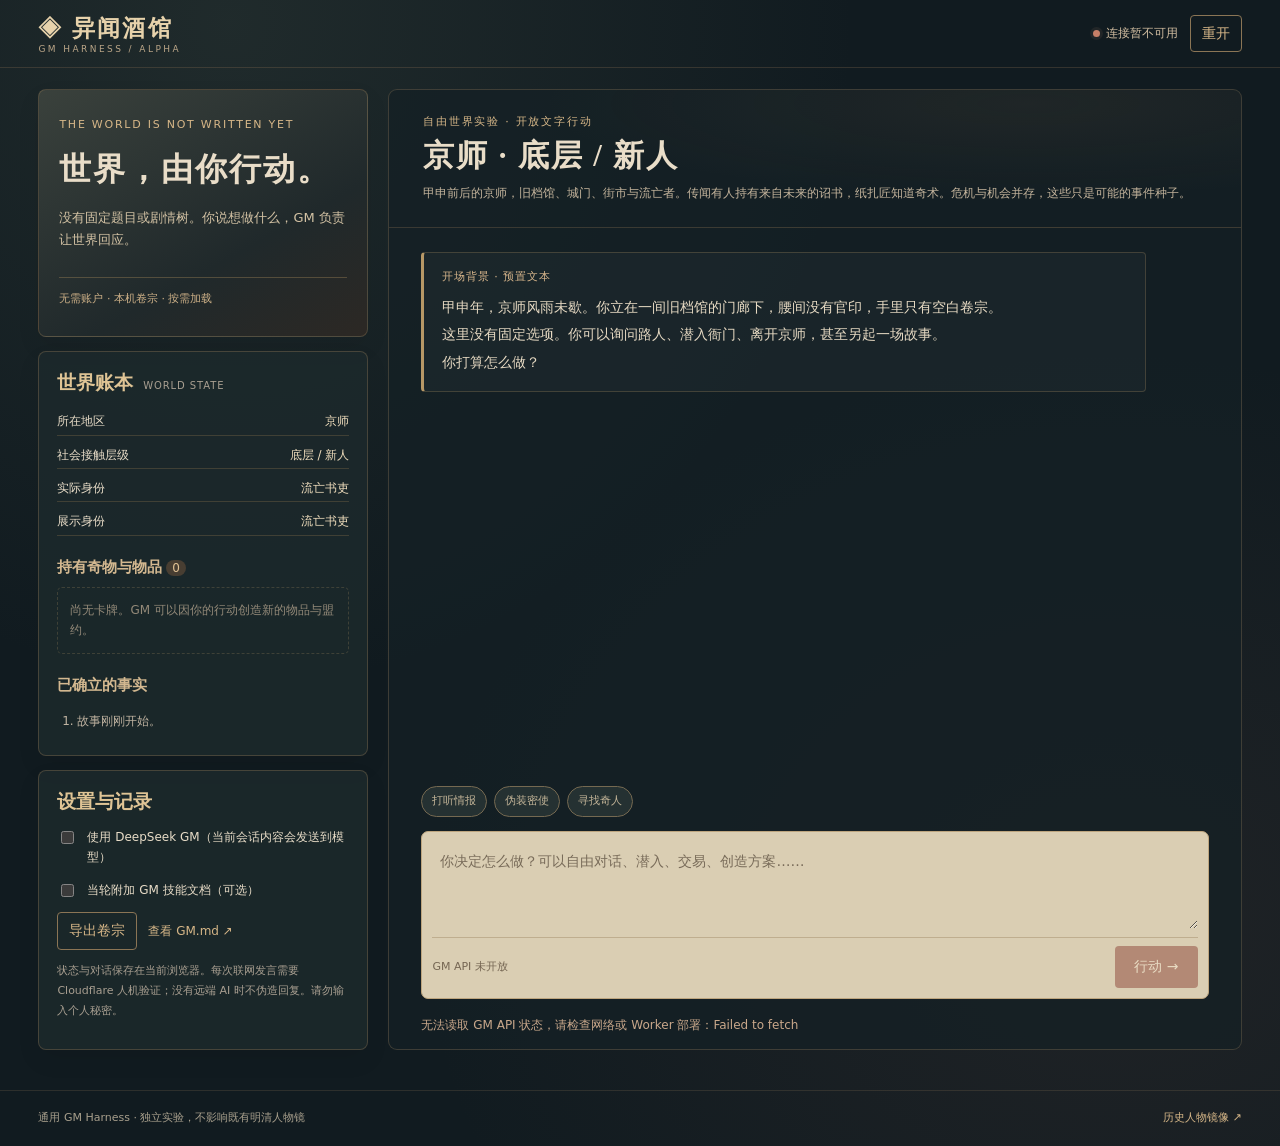
<file: gm-harness/index.html>
<!DOCTYPE html>
<html lang="zh-CN"><head><meta charset="utf-8"><meta name="viewport" content="width=device-width,initial-scale=1,viewport-fit=cover">
<meta name="theme-color" content="#131e22"><meta name="description" content="无须注册的开放式 AI 文字冒险。GM 用工具记住你创造的世界。">
<title>异闻酒馆 · AI GM Harness</title><link rel="stylesheet" href="./styles.css">
</head><body><header class="topbar">
<a class="brand" href="../">◈ 异闻酒馆 <small>GM HARNESS / ALPHA</small></a>
<div class="header-actions"><span class="server" id="server" role="status"><span class="dot"></span>正在检查 API</span><button class="light" id="restart">重开</button></div>
</header>
<main class="layout">
<aside class="sidebar" aria-label="世界信息">
<section class="panel intro"><div class="eyebrow">THE WORLD IS NOT WRITTEN YET</div>
<h1>世界，由你行动。</h1><p>没有固定题目或剧情树。你说想做什么，GM 负责让世界回应。</p>
<div class="stamp">无需账户 · 本机卷宗 · 按需加载</div></section>
<section class="panel">
<h2>世界账本 <span class="muted">WORLD STATE</span></h2>
<div id="stat" class="stat"></div>
<h3>持有奇物与物品 <span id="count" class="number">0</span></h3>
<div id="cards" class="cardgrid"></div>
<h3>已确立的事实</h3><ol id="facts" class="facts"></ol>
</section>
<section class="panel tools"><h2>设置与记录</h2>
<label class="check"><input type="checkbox" id="consent"> 使用 DeepSeek GM（当前会话内容会发送到模型）</label>
<label class="check"><input type="checkbox" id="use-guide"> 当轮附加 GM 技能文档（可选）</label>
<div class="row"><button id="export" class="light" type="button">导出卷宗</button><a href="../experiments/gm-organs/GM.md" target="_blank" rel="noopener">查看 GM.md ↗</a></div>
<p class="tiny">状态与对话保存在当前浏览器。每次联网发言需要 Cloudflare 人机验证；没有远端 AI 时不伪造回复。请勿输入个人秘密。</p>
</section>
</aside>
<section class="center" aria-label="文字冒险对话">
<div class="chapter"><div class="eyebrow">自由世界实验 · 开放文字行动</div><h2 id="chapter-title">京师 · 初入乱世</h2>
<p id="chapter-lead">1644，夜雨中的旧档馆。你可以改变身份、前往任何地方，甚至创造一个新的故事方向。</p></div>
<div class="transcript" id="transcript" role="log" aria-live="polite" aria-label="冒险对话记录"></div>
<div class="draft-actions"><button data-suggestion="我先打听今夜城中发生了什么，不急着接受任何任务。">打听情报</button>
<button data-suggestion="我假扮来自辽东的密使，要求见军镇幕僚。">伪装密使</button>
<button data-suggestion="我想找一位懂得操纵纸人术的匠人，和他做一笔交易。">寻找奇人</button></div>
<form id="chat" class="composer">
<label for="prompt" class="sr-only">输入你在游戏中的行动</label>
<textarea id="prompt" rows="3" maxlength="850" placeholder="你决定怎么做？可以自由对话、潜入、交易、创造方案……" required></textarea>
<div class="composer-foot"><span id="status">先勾选 AI 同意框，等待接口可用</span><button type="submit" id="send" disabled>行动 →</button></div>
</form>
<div id="alert" class="alert" role="status" aria-live="polite"></div>
</section>
</main><footer><span>通用 GM Harness · 独立实验，不影响既有明清人物镜</span><a href="../mingqing-mirror/">历史人物镜像 ↗</a></footer>
<script type="module" src="./app.js"></script>
</body></html>
</file>
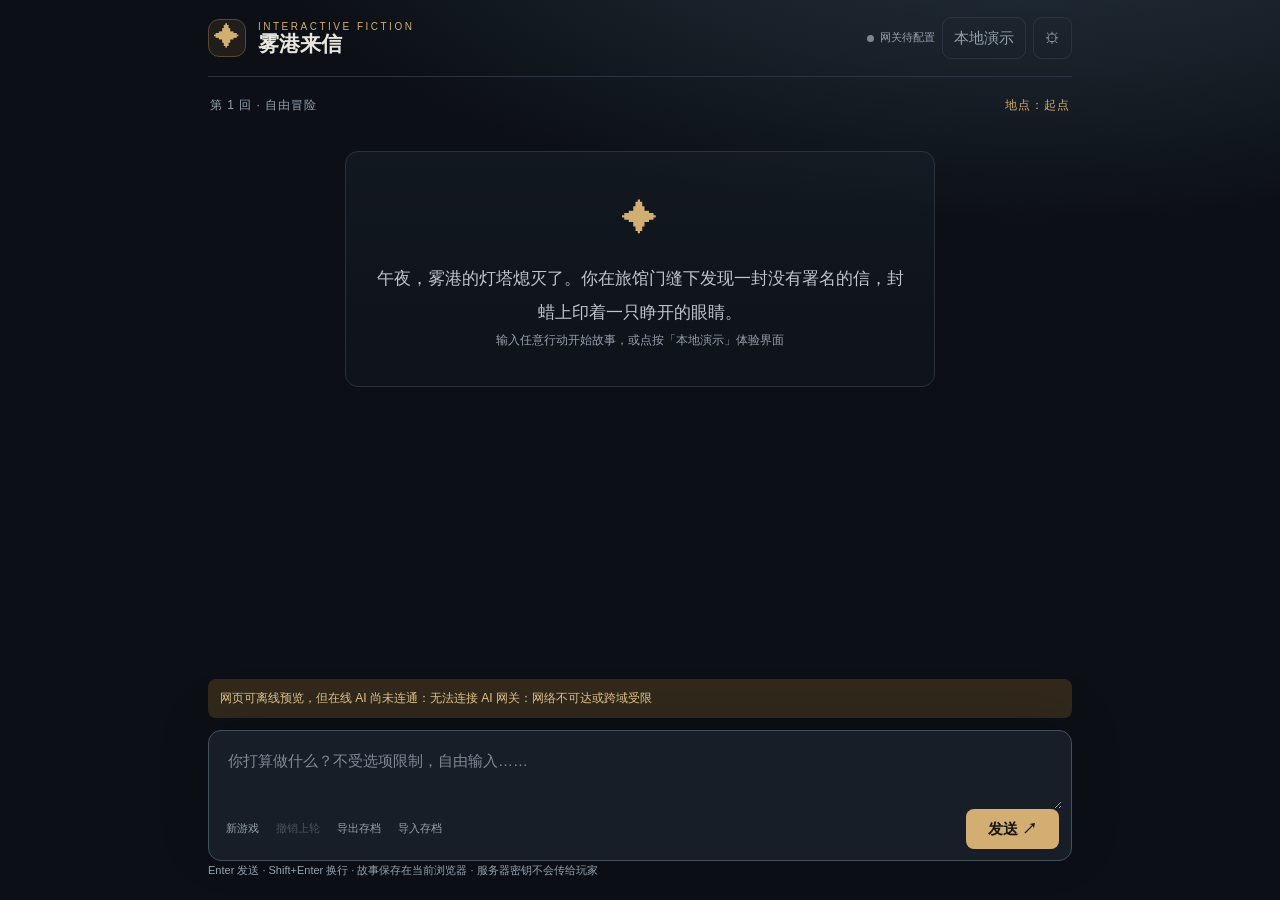
<file: mini-adventure/index.html>
<!doctype html>
<html lang="zh-CN">
<head>
<meta charset="utf-8"><meta name="viewport" content="width=device-width,initial-scale=1,viewport-fit=cover">
<meta name="theme-color" content="#0e1116"><meta name="description" content="一张网页、一位AI主持人、一场由你决定的文字冒险。">
<title>雾港来信 · AI 文字冒险</title>
<style>
:root{color-scheme:dark;--bg:#0c1016;--panel:#141b24;--edge:#293341;--txt:#e8e5dc;--dim:#96a1ad;--accent:#d3ae73;--green:#9bc5b9}*{box-sizing:border-box}body{margin:0;background:radial-gradient(ellipse 70% 45% at 80% -15%,#283541 0%,transparent 88%),var(--bg);color:var(--txt);font:15px/1.75 -apple-system,BlinkMacSystemFont,'PingFang SC','Microsoft YaHei',sans-serif}button,textarea,input{font:inherit}button{cursor:pointer}button:disabled{opacity:.4;cursor:not-allowed}.app{max-width:900px;margin:auto;min-height:100dvh;display:flex;flex-direction:column;padding:0 18px}header{height:77px;display:flex;align-items:center;justify-content:space-between;border-bottom:1px solid var(--edge);gap:14px}header .brand{display:flex;align-items:center;gap:12px;min-width:0}.logo{font:26px Georgia,serif;color:var(--accent);width:38px;height:38px;display:grid;place-items:center;border:1px solid #584832;border-radius:11px;background:#201d1b}.eyebrow{color:var(--accent);letter-spacing:.25em;font-size:10px}.brand h1{margin:-5px 0 0;font:600 21px Georgia,'Songti SC',serif;white-space:nowrap;overflow:hidden;text-overflow:ellipsis}header button,.mini{border:1px solid var(--edge);background:transparent;color:var(--dim);padding:7px 11px;border-radius:9px;white-space:nowrap}.actions{display:flex;gap:7px;align-items:center}.status{display:inline-flex;align-items:center;gap:6px;font-size:11px;color:var(--dim);white-space:nowrap}.dot{width:7px;height:7px;border-radius:50%;background:#7b8794}.dot.ready{background:#80b7a0}.dot.demo{background:#d3ae73}.topline{display:flex;align-items:center;gap:10px;justify-content:space-between;padding:18px 2px 10px;color:var(--dim);font-size:12px;letter-spacing:.08em}.world{color:var(--accent)}.transcript{flex:1;min-height:36vh;display:flex;flex-direction:column;gap:15px;padding:10px 0 28px}.entry{max-width:100%;padding:18px 22px;border:1px solid var(--edge);background:rgba(19,26,35,.75);border-radius:14px}.entry .name{font-size:10px;letter-spacing:.22em;color:var(--accent);margin-bottom:11px}.entry .text{font-size:16px;line-height:2;white-space:pre-wrap;overflow-wrap:anywhere;font-family:'Songti SC','Noto Serif CJK SC',Georgia,serif}.entry.player{max-width:87%;align-self:flex-end;border-color:#3b3c38;background:#211f1b;padding:13px 18px}.entry.player .text{font-size:15px;font-family:inherit;line-height:1.75}.entry.player .name{text-align:right;color:#c1ada0}.hint{color:var(--dim);font-size:12px}.choices{display:flex;flex-wrap:wrap;gap:9px;margin-bottom:17px}.choice{background:#1b242f;border:1px solid #35465a;color:#d7e1e8;padding:10px 15px;border-radius:9px;text-align:left;line-height:1.4;transition:background .15s}.choice:hover{background:#293748}.inputarea{position:sticky;bottom:0;z-index:2;background:linear-gradient(to bottom,transparent,var(--bg) 15%);padding:12px 0 max(20px,env(safe-area-inset-bottom));}.composer{border:1px solid #43505b;border-radius:13px;background:#171e27;padding:9px;box-shadow:0 -12px 50px rgba(0,0,0,.18)}textarea{resize:vertical;min-height:65px;max-height:240px;display:block;width:100%;border:0;outline:0;background:transparent;color:var(--txt);padding:8px 10px}textarea::placeholder{color:#7f8a97}.foot{display:flex;align-items:center;justify-content:space-between;gap:10px;padding:0 3px 2px}.send{border:0;border-radius:8px;white-space:nowrap;min-width:91px;background:var(--accent);color:#171613;font-weight:700;padding:7px 22px}.send:hover{filter:brightness(1.1)}.helper{font-size:11px;color:var(--dim)}.subactions{display:flex;gap:7px;align-items:center}.subactions button{padding:4px 5px;background:none;color:var(--dim);border:0;white-space:nowrap;font-size:11px}.subactions button:hover{color:var(--accent)}.empty{margin:15px auto 28px;text-align:center;max-width:590px;border:1px solid #29313b;border-radius:13px;padding:35px 27px;background:linear-gradient(#1a242c66,#13182055)}.empty .sigil{color:var(--accent);font-size:36px}.empty p{margin:12px 0 0;color:#bfc6ca;font:17px/2 'Songti SC',Georgia,serif}.notice{color:#dec18b;background:#32291c;padding:9px 12px;border-radius:8px;margin:0 0 12px;font-size:12px;display:none;white-space:pre-wrap}.notice.show{display:block}dialog{border:1px solid #4a5158;border-radius:15px;background:#141b24;color:var(--txt);max-width:min(720px,calc(100vw - 28px));width:100%;padding:0;box-shadow:0 30px 90px #000a}dialog::backdrop{background:#050a11d9}.modalhead{display:flex;justify-content:space-between;align-items:center;padding:18px 23px;border-bottom:1px solid var(--edge)}.modalhead h2{margin:0;font-size:19px}.modalbody{padding:18px 23px 24px;max-height:73vh;overflow:auto}.modalbody label{font-size:12px;color:var(--accent);display:block;margin:13px 0 6px}.modalbody input,.modalbody textarea{border:1px solid var(--edge);background:#0e131b;color:var(--txt);border-radius:8px;padding:10px;width:100%;font:13px/1.65 ui-monospace,Consolas,monospace;resize:vertical}.modalbody textarea{min-height:100px}.modalbody .script{min-height:180px}.formrow{display:grid;grid-template-columns:2fr 1fr;gap:12px}.modalactions{display:flex;gap:9px;flex-wrap:wrap;margin-top:18px}.modalactions button{background:#252f3b;border:1px solid #465462;color:var(--txt);padding:8px 15px;border-radius:8px}.modalactions .primary{background:var(--accent);color:#111;border:0;font-weight:700}.modalbody small{color:var(--dim)}.readonly{margin-top:16px;padding:12px;border:1px dashed #3b4858;border-radius:10px;color:var(--dim);font-size:12px}.visually-hidden{position:absolute;left:-9999px}@media(max-width:620px){.app{padding:0 13px}header{height:69px}.brand h1{font-size:18px}.status{display:none}.entry{padding:15px}.entry .text{font-size:15px}.topline{padding-top:13px}.formrow{grid-template-columns:1fr}.modalbody{padding:12px 17px 20px}.helper{font-size:10px}.choice{font-size:13px;padding:9px 11px}}
</style>
</head>
<body>
<div class="app">
<header><div class="brand"><div class="logo">✦</div><div><div class="eyebrow">INTERACTIVE FICTION</div><h1 id="title">雾港来信</h1></div></div><div class="actions"><div class="status"><span class="dot" id="dot"></span><span id="status">检查连接</span></div><button id="demo" title="不调用 AI，体验界面">本地演示</button><button id="admin" aria-label="站长后台" title="站长后台">⚙</button></div></header>
<div class="topline"><span id="chapter">第 1 回 · 故事开端</span><span class="world" id="scene">地点：起点</span></div>
<main id="log" class="transcript" aria-live="polite"><div class="empty" id="welcome"><div class="sigil">✦</div><p id="intro">午夜，雾港的灯塔熄灭了。你在旅馆门缝下发现一封没有署名的信，封蜡上印着一只睁开的眼睛。</p><div class="hint" style="margin-top:18px">输入任意行动开始故事，或点按「本地演示」体验界面</div></div></main>
<div id="choicebox" class="choices" aria-label="可选行动"></div>
<div class="inputarea"><div id="notice" class="notice" role="alert"></div><div class="composer"><textarea id="action" maxlength="12000" rows="2" aria-label="玩家行动" placeholder="你打算做什么？不受选项限制，自由输入……"></textarea><div class="foot"><div class="subactions"><button id="reset">新游戏</button><button id="undo">撤销上轮</button><button id="export">导出存档</button><button id="import">导入存档</button></div><button class="send" id="send">发送 ↗</button></div></div><div class="helper">Enter 发送 · Shift+Enter 换行 · 故事保存在当前浏览器 · 服务器密钥不会传给玩家</div></div>
</div>
<input type="file" id="savefile" accept="application/json,.json" class="visually-hidden">
<dialog id="adminDialog"><div class="modalhead"><h2>站长后台 · 故事工作台</h2><button id="closeAdmin" class="mini">关闭 ✕</button></div><div class="modalbody"><div class="hint">在 Worker 中存储系统提示词和剧本。访客无须密钥；管理员令牌仅用于改写后台配置，不会存入浏览器。</div><label for="token">管理员令牌（Worker Secret）</label><input id="token" type="password" autocomplete="off" placeholder="请在 Cloudflare Worker 设置 ADVENTURE_ADMIN_TOKEN"><div class="modalactions"><button id="loadConfig">读取云端配置</button></div><label for="gameTitle">游戏标题</label><input id="gameTitle" value="雾港来信"><label for="gameIntro">公开开场文字</label><textarea id="gameIntro"></textarea><label for="systemPrompt">可粘贴系统提示词</label><textarea id="systemPrompt" class="script" placeholder="你的专属主持人行为准则……"></textarea><label for="script">可粘贴剧本 / 世界书</label><textarea id="script" class="script" placeholder="时代、人物、设定、秘密、开场……"></textarea><div class="formrow"><div><label>网关地址</label><input id="gatewayUrl" readonly></div><div><label for="maxTokens">输出 Max Tokens</label><input id="maxTokens" type="number" min="1" max="393216" value="4096"></div></div><div class="modalactions"><button class="primary" id="saveConfig">保存到 Cloudflare KV</button><button id="localExport">导出配置 JSON</button></div><div class="readonly" id="adminMsg">未连接后台。首先在 Cloudflare 配置 KV 与管理员令牌。</div><div class="readonly">技术内核及「环境技能文档」由 Worker 固定提供：记住事实、改变场景、设置标志、调整数值。这里粘贴的内容不会进入 GitHub 公共源码。</div></div></dialog>
<script>
(() => { 'use strict';
const DEFAULT_GATEWAY='https://starport-deepseek-gateway.zjj1280637679.workers.dev';
const API=(window.MINI_ADVENTURE_GATEWAY||DEFAULT_GATEWAY).replace(/\/$/,'')+'/api/mini-adventure';
const $=id=>document.getElementById(id), el=(tag,cls,content)=>{const node=document.createElement(tag);if(cls)node.className=cls;if(content!==undefined)node.textContent=content;return node};
const SAVE='mini-adventure-save-v1';const introFallback='午夜，雾港的灯塔熄灭了。你在旅馆门缝下发现一封没有署名的信，封蜡上印着一只睁开的眼睛。';
let meta={title:'雾港来信',intro:introFallback}, state={turns:[],world:{scene:'起点',facts:[],flags:{},stats:{}},snapshots:[],demo:false},busy=false;
const msg=(s)=>{const x=$('notice');x.textContent=s;x.classList.toggle('show',!!s)};
function store(){try{localStorage.setItem(SAVE,JSON.stringify(state))}catch{msg('本地存储空间不足，请导出存档。')}}
function restore(){try{const s=JSON.parse(localStorage.getItem(SAVE)||'null');if(s&&Array.isArray(s.turns)&&s.turns.length<=1000&&s.world&&typeof s.world==='object'){state={turns:s.turns,world:s.world,snapshots:Array.isArray(s.snapshots)?s.snapshots:[],demo:!!s.demo}}}catch{}}
function render(){const log=$('log');log.replaceChildren();if(!state.turns.length){const w=el('div','empty');w.id='welcome';w.append(el('div','sigil','✦'),el('p','',meta.intro),el('div','hint','输入任意行动开始故事，或点按「本地演示」体验界面'));log.append(w)}else{
  for(const t of state.turns){const card=el('article','entry '+(t.role==='user'?'player':''));card.append(el('div','name',t.role==='user'?'你 · 玩家':'故事主持人'),el('div','text',String(t.content||'')));log.append(card)}
}const choices=$('choicebox');choices.replaceChildren();const last=state.turns.at(-1);if(!busy&&last?.role==='assistant'&&Array.isArray(last.choices))for(const choice of last.choices){const b=el('button','choice',choice);b.addEventListener('click',()=>{ $('action').value=choice;send() });choices.append(b)}$('scene').textContent='地点：'+String(state.world?.scene||'起点');$('chapter').textContent='第 '+(Math.floor(state.turns.filter(t=>t.role==='user').length)+1)+' 回 · '+(state.demo?'本地演示':'自由冒险');$('send').textContent=busy?'生成中…':'发送 ↗';$('send').disabled=busy;$('action').disabled=busy;$('undo').disabled=busy||!state.snapshots.length;$('demo').textContent=state.demo?'退出演示':'本地演示';requestAnimationFrame(()=>window.scrollTo({top:document.documentElement.scrollHeight,behavior:'smooth'}))}
function mockTurn(action){const num=state.turns.filter(x=>x.role==='user').length;const demo=[
 ['信纸上渗出淡蓝色的盐痕，字迹在灯下缓缓显露：「切勿相信守塔人。」楼下传来三声敲门。','打开门与来客对话','查看信封上的纹章','从窗户离开旅馆'],
 ['你刚采取的行动惊动了旅馆走廊里的陌生人。他停在门外，压低声音问：「你也收到那封信了吗？」远处传来轮船的汽笛。','追问陌生人的身份','悄悄收好密信','前往熄灭的灯塔'],
 ['雾气涌入巷道，一串潮湿的脚印通向海边。你意识到自己的选择已经让今晚的局势发生偏移。','追随脚印','向码头工人打听消息','暂时撤退观察'] ];
 const row=demo[Math.min(num-1,demo.length-1)];return {narration:row[0],choices:row.slice(1),world:{...state.world,scene:num>2?'雾港码头':'旅馆二层'},applied:[]}}
async function request(path,options={}){let r;try{r=await fetch(API+path,{...options,signal:AbortSignal.timeout(95000)})}catch(e){throw new Error('无法连接 AI 网关：'+(e.name==='TimeoutError'?'请求超时':'网络不可达或跨域受限'))}const data=await r.json().catch(()=>({}));if(!r.ok)throw new Error(({origin_rejected:'当前网页域名未加入 Worker 允许来源',admin_unauthorized:'管理员令牌未设置或不正确',kv_unconfigured:'Worker 尚未绑定 ADVENTURE_CONFIG KV',gateway_unconfigured:'Worker 尚未配置 DeepSeek 密钥',invalid_game_response:'模型未返回有效剧情 JSON',output_truncated:'模型输出被截断',upstream_rate_limited:'上游模型暂时限流'})[data.error]||`请求失败 HTTP ${r.status} / ${data.error||'unknown'}`);return data}
async function send(){if(busy)return;const action=$('action').value.trim();if(!action)return;busy=true;msg('');const snapshot=JSON.stringify({turns:state.turns,world:state.world});const history=state.turns.slice(-12).map(t=>({role:t.role==='user'?'user':'assistant',content:t.content}));state.snapshots.push(snapshot);state.snapshots=state.snapshots.slice(-30);state.turns.push({role:'user',content:action});$('action').value='';render();
 try{const result=state.demo?mockTurn(action):await request('/turn',{method:'POST',headers:{'content-type':'application/json'},body:JSON.stringify({action,history,world:state.world})});if(typeof result.narration!=='string')throw new Error('游戏未返回正文');state.turns.push({role:'assistant',content:result.narration,choices:Array.isArray(result.choices)?result.choices:[]});if(result.world)state.world=result.world;store()}catch(e){const before=JSON.parse(snapshot);state.turns=before.turns;state.world=before.world;state.snapshots.pop();$('action').value=action;msg('本轮未提交，未消耗存档：'+e.message)}finally{busy=false;render()}}
function newGame(){if(busy)return;if(state.turns.length&&!confirm('确定清空本地剧情并开始新游戏？'))return;state={turns:[],world:{scene:'起点',facts:[],flags:{},stats:{}},snapshots:[],demo:state.demo};store();msg('');render()}
function undo(){if(busy||!state.snapshots.length)return;const s=JSON.parse(state.snapshots.pop());state.turns=s.turns;state.world=s.world;store();render()}
function download(name,text){const a=document.createElement('a');a.href=URL.createObjectURL(new Blob([text],{type:'application/json;charset=utf-8'}));a.download=name;a.click();setTimeout(()=>URL.revokeObjectURL(a.href),1000)}
const getConfig=()=>({title:$('gameTitle').value,intro:$('gameIntro').value,systemPrompt:$('systemPrompt').value,script:$('script').value,outputTokens:Number($('maxTokens').value)});
function fillConfig(c){$('gameTitle').value=c.title??'';$('gameIntro').value=c.intro??'';$('systemPrompt').value=c.systemPrompt??'';$('script').value=c.script??'';$('maxTokens').value=c.outputTokens??4096}
const adminHeaders=()=>({'authorization':'Bearer '+$('token').value.trim(),'content-type':'application/json'});
$('admin').onclick=()=>{$('gatewayUrl').value=API;$('adminDialog').showModal()};$('closeAdmin').onclick=()=>$('adminDialog').close();$('loadConfig').onclick=async()=>{try{const x=await request('/admin',{headers:adminHeaders()});fillConfig(x.config);$('adminMsg').textContent=x.storageReady?'成功读取云端配置':'KV 尚未绑定，当前显示默认配置'}catch(e){$('adminMsg').textContent=e.message}};
$('saveConfig').onclick=async()=>{if(!confirm('将替换云端系统提示词与剧本，影响此后的所有玩家新回合。确定保存？'))return;try{const x=await request('/admin',{method:'PUT',headers:adminHeaders(),body:JSON.stringify(getConfig())});$('adminMsg').textContent='云端配置已保存：'+x.title;await loadPublic()}catch(e){$('adminMsg').textContent='保存失败：'+e.message}};
$('localExport').onclick=()=>download('mini-adventure-config.json',JSON.stringify(getConfig(),null,2));
$('send').onclick=send;$('action').addEventListener('keydown',e=>{if(e.key==='Enter'&&!e.shiftKey&&!e.isComposing){e.preventDefault();send()}});$('reset').onclick=newGame;$('undo').onclick=undo;
$('demo').onclick=()=>{if(busy)return;if(state.turns.length&&!confirm('切换模式将重开本地故事。继续？'))return;state={turns:[],world:{scene:'起点',facts:[],flags:{},stats:{}},snapshots:[],demo:!state.demo};store();msg(state.demo?'本地演示模式：只用于预览，不会调用真实 AI。':'已退出本地演示模式。');updateBadge();render()};
$('export').onclick=()=>download('文字冒险存档.json',JSON.stringify({version:1,state,exportedAt:new Date().toISOString()},null,2));$('import').onclick=()=>$('savefile').click();$('savefile').onchange=async e=>{const file=e.target.files?.[0];if(!file)return;try{const obj=JSON.parse(await file.text());if(obj.version!==1||!Array.isArray(obj.state?.turns)||!obj.state?.world||obj.state.turns.length>1000)throw new Error('存档结构不支持');if(!confirm('导入会覆盖当前存档，继续？'))return;state={...obj.state,snapshots:Array.isArray(obj.state.snapshots)?obj.state.snapshots:[]};store();render();msg('存档已导入')}catch(err){msg('导入失败：'+err.message)}finally{e.target.value=''}};
function updateBadge(ready=false){$('dot').className='dot '+(state.demo?'demo':ready?'ready':'');$('status').textContent=state.demo?'本地演示':ready?'AI 网关已配置':'网关待配置'}
async function loadPublic(){try{const r=await request('/public');meta={title:r.title||meta.title,intro:r.intro||meta.intro};$('title').textContent=meta.title;document.title=meta.title+' · AI 文字冒险';updateBadge(!!r.configured);render();if(!r.configured&&!state.demo)msg('网页已加载，Worker 还未配置 DeepSeek 密钥。可先点「本地演示」查看效果。')}catch(e){updateBadge(false);if(!state.demo)msg('网页可离线预览，但在线 AI 尚未连通：'+e.message)}}
restore();render();loadPublic();if(location.search.includes('admin=1'))$('admin').click();
})();
</script>
</body></html>
</file>
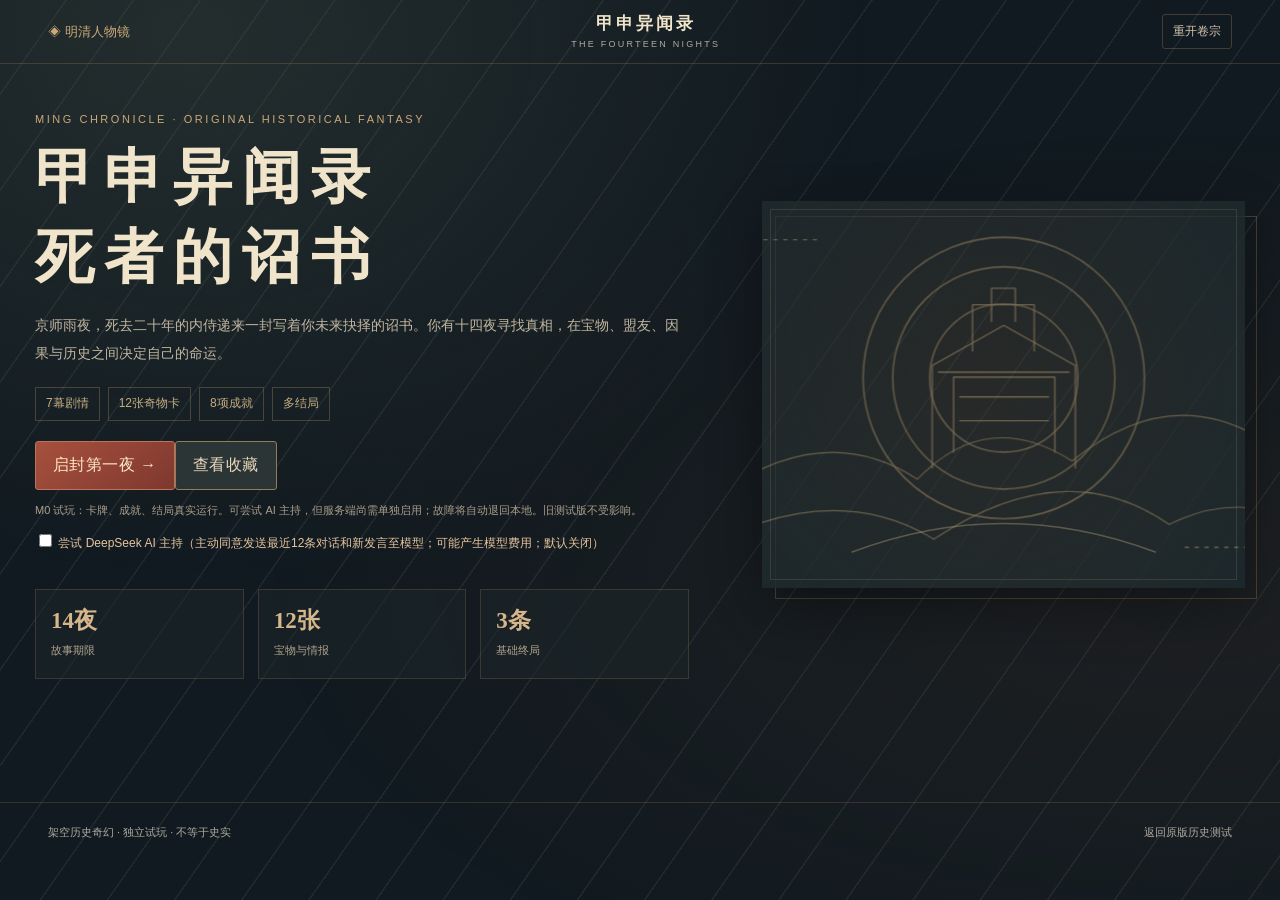
<file: mingqing-mirror/chronicles/index.html>
<!doctype html>
<html lang="zh-CN"><head><meta charset="utf-8"/><meta name="viewport" content="width=device-width,initial-scale=1,viewport-fit=cover"/>
<meta name="theme-color" content="#151d23"><meta name="description" content="甲申异闻录 · 中国历史奇幻卡牌叙事试玩版，收集奇物，决定命运。"/>
<title>甲申异闻录 · 明清人物镜</title><link rel="stylesheet" href="./styles.css"/></head>
<body><div class="site-surface"></div><header class="top"><a href="../" class="home">◈ 明清人物镜</a><div class="chapter">甲申异闻录 <span>THE FOURTEEN NIGHTS</span></div><button id="reset" class="subtle-button">重开卷宗</button></header>
<main id="app" aria-live="polite"></main><div id="toast" role="status" aria-live="polite"></div>
<footer class="foot"><span>架空历史奇幻 · 独立试玩 · 不等于史实</span><a href="../">返回原版历史测试</a></footer>
<script type="module" src="./game.js"></script></body></html>
</file>
<file: gm-harness/styles.css>
:root{color-scheme:dark;--ink:#111b20;--panel:#20292b;--lighter:#2b3433;--border:#625a4a;--gold:#d7b788;--text:#e9ddc8;--muted:#a99f91;--red:#9c4f3e;--green:#8dae9a}
*{box-sizing:border-box}body{margin:0;min-height:100vh;background:radial-gradient(ellipse at 18% 2%,#47544a46,transparent 42%),radial-gradient(ellipse at 87% 81%,#58403c35,transparent 44%),var(--ink);color:var(--text);font:14px/1.7 "PingFang SC","Microsoft YaHei",system-ui,sans-serif}
button,textarea{font:inherit}button{cursor:pointer}a{color:var(--gold);text-decoration:none}button:focus-visible,a:focus-visible,textarea:focus-visible,input:focus-visible{outline:2px solid #f3d7a5;outline-offset:3px}button:disabled{opacity:.48;cursor:not-allowed}.sr-only{position:absolute;width:1px;height:1px;margin:-1px;overflow:hidden;clip:rect(0,0,0,0);white-space:nowrap}
.topbar{max-width:1440px;margin:auto;padding:13px clamp(16px,3vw,46px);border-bottom:1px solid #826a504e;min-height:68px;display:flex;justify-content:space-between;align-items:center;gap:8px}.brand{font:600 23px "Songti SC","STSong",serif;letter-spacing:.1em;color:#e7d2ab}.brand small{display:block;font:9px system-ui,sans-serif;letter-spacing:.27em;color:#bba688}.header-actions{display:flex;gap:12px;align-items:center}.server{font-size:12px;color:#d1bda0;display:flex;align-items:center;gap:6px}.dot{width:7px;height:7px;border-radius:50%;background:#ac9070;box-shadow:0 0 0 3px #92745b22}.server.online .dot{background:#81c2a0}.server.offline .dot{background:#c77f67}.light{background:transparent;color:var(--gold);border:1px solid #8b7555;border-radius:4px;min-height:35px;padding:6px 11px}.light:hover{background:#ffffff10}.layout{display:grid;grid-template-columns:minmax(260px,330px) minmax(0,1fr);gap:20px;max-width:1440px;padding:21px clamp(12px,3vw,46px) 40px;margin:auto;min-height:calc(100vh - 135px)}.sidebar{display:flex;flex-direction:column;gap:14px}.panel{background:#1d292cda;border:1px solid #89735264;border-radius:8px;padding:18px;box-shadow:0 10px 25px #0001}.intro{padding:28px 20px;background:linear-gradient(151deg,#3a413c,#20292b 64%,#2c2824);min-height:228px}.eyebrow{font:11px system-ui,sans-serif;letter-spacing:.16em;color:var(--gold)}.intro h1{font:600 32px/1.45 "Songti SC","STSong",serif;letter-spacing:.06em;margin:15px 0}.intro p{margin:0;font-size:13px;color:#d3c2a4}.stamp{font-size:11px;color:#cdb087;border-top:1px solid #a88c595e;margin-top:25px;padding-top:12px}.panel h2{font:600 19px "Songti SC",serif;color:#dfc495;margin:0 0 12px}.panel h3{color:#d3b890;font:600 15px "Songti SC",serif;margin:22px 0 10px}.muted{color:var(--muted);font:10px system-ui,sans-serif;letter-spacing:.09em;margin-left:5px}.stat{display:grid;gap:6px}.stat div{display:flex;justify-content:space-between;border-bottom:1px solid #ae8c5340;padding:3px 0;font-size:12px}.stat strong{font-size:12px;font-weight:500;color:#f0debd;max-width:64%;text-align:right;word-break:break-word}.cardgrid{display:grid;grid-template-columns:repeat(2,minmax(0,1fr));gap:8px}.item{min-height:94px;padding:13px;background:linear-gradient(145deg,#5b513e6b,#293332);border:1px solid #ba926c77;border-radius:5px;display:flex;flex-direction:column;justify-content:center;gap:4px}.item b{color:#ead1a6;font:600 13px "Songti SC",serif}.item p{margin:0;font-size:11px;color:#bcb2a1;line-height:1.5}.empty{font-size:12px;color:#938978;border:1px dashed #87765455;padding:12px;border-radius:5px;grid-column:1/-1}.facts{padding-left:20px;margin:0;max-height:180px;overflow-y:auto;color:#c0b3a1;font-size:12px}.facts li{margin:6px 0}.tools .check{display:flex;align-items:flex-start;gap:10px;cursor:pointer;font-size:12px;line-height:1.7;margin:12px 0}.check input{accent-color:#ca9c6a;margin-top:4px}.row{display:flex;gap:11px;align-items:center;flex-wrap:wrap}.row a{font-size:12px}.tiny{font-size:11px;line-height:1.8;color:var(--muted)}
.center{background:#152025c9;border:1px solid #78694f6c;border-radius:9px;display:flex;flex-direction:column;min-width:0;overflow:hidden;min-height:700px}.chapter{padding:24px clamp(16px,3vw,34px);border-bottom:1px solid #8b73514f;background:radial-gradient(ellipse at 75% 10%,#99714b18,transparent 54%)}.chapter h2{font:600 31px "Songti SC",serif;margin:6px 0;letter-spacing:.06em}.chapter p{color:#c4b49c;margin:0;font-size:12px}.transcript{padding:24px clamp(13px,3vw,32px);display:flex;flex-direction:column;gap:18px;min-height:270px;flex:1;max-height:660px;overflow-y:auto;scrollbar-color:#94806255 transparent}.bubble{max-width:92%;padding:15px 18px;border:1px solid #a58b604c;border-left:3px solid #b79866;background:#ffffff07;border-radius:4px}.bubble.player{align-self:flex-end;border-left-color:#a1bdb9;background:#3f656145}.bubble .who{font-size:11px;color:#d8b68c;letter-spacing:.08em}.bubble.player .who{color:#bad1d1}.bubble p{margin:7px 0 0;white-space:pre-wrap;line-height:1.95;color:#e7dac3;word-break:break-word}.bubble .changelog{color:#b5a691;font-size:11px;margin-top:9px}.draft-actions{display:flex;gap:7px;flex-wrap:wrap;padding:0 clamp(13px,3vw,32px) 14px}.draft-actions button{border:1px solid #756951;background:#253132;color:#c5b699;border-radius:999px;padding:5px 10px;font-size:11px}.composer{margin:0 clamp(13px,3vw,32px) 16px;padding:10px;background:#daceb3;border:1px solid #bda57e;border-radius:7px}.composer textarea{background:transparent;resize:vertical;min-height:72px;max-height:200px;border:0;outline:none;width:100%;padding:8px;color:#30271d;font-size:14px}.composer textarea::placeholder{color:#786b59}.composer-foot{display:flex;justify-content:space-between;align-items:center;gap:10px;border-top:1px solid #9a825d6b;padding-top:8px}.composer-foot span{font-size:11px;color:#756653}.composer-foot button{background:#893f33;color:#faecd5;border:0;border-radius:4px;padding:9px 19px;min-height:38px}.alert{color:#c9a88b;padding:0 clamp(13px,3vw,32px) 14px;font-size:12px;min-height:24px}.number{background:#483e32;color:#e1c294;font:12px system-ui;border-radius:10px;padding:1px 6px}.challenge{position:fixed;inset:0;z-index:20;display:grid;place-items:center;padding:20px;background:#090e12da}.challenge-inner{background:#e4d5b9;color:#342b24;padding:25px;border-radius:6px;max-width:450px;width:100%;display:grid;gap:14px}.challenge p{margin:0}.challenge button{justify-self:end;border:1px solid #6e513b;background:transparent;padding:7px 12px;border-radius:4px}footer{max-width:1440px;padding:18px clamp(16px,3vw,46px);margin:auto;display:flex;justify-content:space-between;gap:12px;font-size:11px;color:#a9a08d;border-top:1px solid #806c5140}
@media(max-width:900px){.layout{grid-template-columns:1fr;gap:15px}.sidebar{display:grid;grid-template-columns:1fr 1fr}.sidebar .intro{grid-column:1/-1;min-height:auto}.center{min-height:630px}.panel.tools{grid-column:1/-1}}
@media(max-width:520px){.topbar{padding:9px 14px}.brand{font-size:18px}.server{font-size:10px}.header-actions{gap:8px}.layout{padding:10px 10px 25px}.sidebar{grid-template-columns:1fr}.sidebar .intro{grid-column:auto}.panel.tools{grid-column:auto}.intro{min-height:auto;padding:17px}.intro h1{font-size:25px;margin:9px 0}.intro .stamp{margin-top:14px}.center{min-height:620px}.chapter{padding:16px}.chapter h2{font-size:25px}.transcript{padding:15px;min-height:240px;max-height:500px}.bubble{max-width:100%}.draft-actions{padding:0 12px 12px}.composer{margin:0 12px 15px}.cardgrid{grid-template-columns:repeat(3,minmax(0,1fr))}.item{min-height:85px}.panel{padding:14px}}
@media(prefers-reduced-motion:reduce){*,*:before,*:after{scroll-behavior:auto!important;animation:none!important;transition:none!important}}
</file>
<file: mingqing-mirror/chronicles/styles.css>
:root{--bg:#111a20;--panel:#1e272b;--panel2:#2a302e;--gold:#cca978;--brown:#ae845d;--red:#a9533e;--pale:#ebd9b7;--muted:#aeaa9e;--line:#6c604b;--paper:#e9d8b8;--text:#f0e4ca}
*{box-sizing:border-box}body{margin:0;min-height:100vh;font-family:-apple-system,BlinkMacSystemFont,"PingFang SC","Microsoft YaHei",sans-serif;color:var(--text);background:var(--bg);line-height:1.65}body:before{content:"";position:fixed;inset:0;z-index:-2;background:radial-gradient(ellipse at 15% 4%,#4651485c,transparent 44%),radial-gradient(ellipse at 93% 65%,#52362933,transparent 55%),repeating-linear-gradient(125deg,transparent 0 53px,#fff1 54px 55px);pointer-events:none}a{color:inherit;text-decoration:none}button,textarea{font:inherit}button{cursor:pointer}button:disabled{opacity:.5;cursor:not-allowed}.top{height:64px;border-bottom:1px solid #b392603c;display:flex;align-items:center;justify-content:space-between;gap:10px;padding:0 clamp(14px,4vw,48px);max-width:1420px;margin:auto}.top .home{font-size:13px;color:var(--gold)}.chapter{font:700 17px/1.15 Georgia,"Songti SC",serif;letter-spacing:.17em;text-align:center}.chapter span{display:block;color:var(--muted);font:400 9px sans-serif;letter-spacing:.25em;margin-top:5px}.subtle-button{border:1px solid #92775065;background:transparent;color:#d0c2ab;padding:7px 10px;border-radius:3px;font-size:12px}main{max-width:1360px;margin:0 auto;padding:24px clamp(13px,3vw,35px) 65px;min-height:82vh}.foot{font-size:11px;color:var(--muted);border-top:1px solid #85714d4a;padding:20px clamp(14px,4vw,48px);display:flex;justify-content:space-between;flex-wrap:wrap;gap:15px;max-width:1420px;margin:auto}.hero-title{font:600 clamp(32px,5.3vw,59px)/1.35 "Songti SC","STSong",serif;margin:10px 0 12px;letter-spacing:.17em}.kicker{font-size:11px;color:var(--gold);letter-spacing:.23em}.lead{color:#c1b6a1;max-width:690px;line-height:2;font-size:14px}.button{background:linear-gradient(140deg,#a7503d,#7e382f);color:#ffe9c7;border:1px solid #ba745b;border-radius:3px;padding:10px 17px;min-height:42px;transition:filter .18s;letter-spacing:.03em}.button:hover{filter:brightness(1.12)}.button.secondary{background:#2c3535;border-color:#957c56;color:#e8d8bc}.button.ghost{background:transparent;border-color:#6f695c;color:#cdbd9b}.button.small{padding:6px 12px;min-height:34px;font-size:12px}.button:focus-visible,textarea:focus-visible,a:focus-visible{outline:2px solid #e2c088;outline-offset:3px}.grid-home{display:grid;grid-template-columns:1.15fr .85fr;align-items:center;gap:6%;min-height:500px;padding:22px 0 55px}.intro-art{aspect-ratio:5/4;position:relative;min-width:0}.intro-art .art-slot{width:100%;height:100%;opacity:.95;box-shadow:0 18px 55px #0006}.intro-art:before{content:"";position:absolute;inset:15px -12px -11px 13px;border:1px solid #aa885958}.pills{display:flex;flex-wrap:wrap;gap:8px;margin:20px 0}.pills span{font-size:12px;border:1px solid #a086595e;color:#c6ad82;padding:6px 10px}.grid-meta{display:grid;grid-template-columns:repeat(3,1fr);gap:14px;margin-top:35px}.meta{padding:15px;border:1px solid #836f4c50;background:#1e2a2b77}.meta strong{display:block;font:600 23px serif;color:#d6b68b}.meta small{color:#b2a48f;font-size:11px}.game{display:grid;grid-template-columns:minmax(0,1fr) 305px;gap:18px}.scene-col{min-width:0}.scene-visual{height:260px;position:relative;border:1px solid #8871517a;background:#18272a;overflow:hidden}.scene-visual .art-slot{position:absolute;inset:0;width:100%;height:100%;border:0}.scene-visual .overlay{position:absolute;inset:auto 0 0;padding:32px 24px 18px;background:linear-gradient(transparent,#0a1118ea)}.scene-visual h2{font:600 clamp(24px,4vw,37px) "Songti SC",serif;letter-spacing:.08em;margin:5px 0}.scene-visual p{font-size:12px;color:#d1bc97;margin:0}.section{background:#1b262bd6;border:1px solid #816c4d64;margin-top:13px;padding:20px}.section h3{font:500 17px "Songti SC",serif;color:#e2c395;margin:0 0 13px}.narrative{font:400 15px/2 "Songti SC","STSong",serif;color:#ebdcc3}.chatlog{display:flex;flex-direction:column;gap:13px;max-height:390px;overflow-y:auto;scrollbar-color:#89785c transparent;padding-right:4px}.chat{padding:12px 16px;border-left:2px solid #987857;background:#ffffff09}.chat small{display:block;color:#bba07d;margin-bottom:4px;font:11px sans-serif;letter-spacing:.08em}.chat.player{border-color:#9aa7a5;background:#607b7830}.chat.ai{border-color:#c19b67}.chat.local{border-color:#817b64}.chat p{margin:0;line-height:1.85;font-size:14px;white-space:pre-wrap}.action-list{display:grid;gap:9px}.action{display:block;text-align:left;width:100%;background:#d4bf9c;border:1px solid #b8a277;padding:13px 15px;color:#30281e;border-radius:2px;transition:transform .15s}.action:hover{transform:translateX(3px);background:#ebd5ad}.action b{display:block;font:600 15px "Songti SC",serif}.action small{display:block;color:#6e6353;margin-top:4px;font-size:12px}.input-row{display:flex;gap:8px;margin-top:14px;align-items:stretch}.input-row textarea{flex:1;min-width:0;background:#f1e5cd;color:#241e18;border:1px solid #b6a27f;border-radius:3px;resize:vertical;padding:10px 12px;min-height:62px}.input-row .button{align-self:flex-end}.caption{font-size:11px;color:#aa9e8b;line-height:1.8}.side{display:flex;flex-direction:column;gap:14px}.sidebar-block{background:#222b2eeb;border:1px solid #87724e66;padding:16px;min-width:0}.side-title{font:500 17px "Songti SC",serif;color:#ecd1a5;letter-spacing:.12em;margin:0 0 12px}.stats{display:flex;flex-wrap:wrap;gap:7px}.stat{flex:1;min-width:65px;border:1px solid #96815a55;padding:10px;text-align:center;background:#ffffff04}.stat strong{display:block;font:600 22px serif;color:#e7c48f}.stat small{font-size:11px;color:#b6a894}.hand{display:grid;grid-template-columns:repeat(2,minmax(0,1fr));gap:9px}.treasure{min-width:0;background:linear-gradient(155deg,#5f5948,#2f3634);border:1px solid #b99a646b;padding:7px 7px 10px;text-align:left;color:#efdbb3;border-radius:5px;position:relative;overflow:hidden}.treasure .art-slot{height:95px;position:relative;width:100%;border:0;background:radial-gradient(circle,#a8834d37,#121a1f)}.treasure .art-graphic svg{opacity:.76}.treasure b{display:block;font:500 12px "Songti SC",serif;margin-top:8px}.treasure small{display:block;font-size:10px;color:#bdb1a1}.treasure .rarity{position:absolute;top:10px;left:10px;font-size:10px;color:#eee1bd;background:#10191dcd;padding:1px 5px;z-index:2}.treasure:disabled{opacity:.55}.treasure.selected{outline:2px solid #e3c18b}.card-detail{padding:10px;background:#e4d0a8;color:#403427;line-height:1.75;font-size:12px;margin-top:10px}.card-detail strong{font-size:15px}.card-detail p{margin:6px 0}.card-detail .button{width:100%}.ach-list{display:grid;grid-template-columns:repeat(2,1fr);gap:8px}.ach{border:1px solid #88765a63;padding:8px;text-align:center;font-size:11px;min-height:75px;background:#ffffff04}.ach .symbol{font:29px Georgia,serif;color:#d8b68d;display:block}.ach.locked{filter:saturate(.3);opacity:.52}.ach small{display:block;color:#b5a99a}.result-card{max-width:880px;margin:24px auto;padding:25px;background:linear-gradient(145deg,#e9d9b9,#d7bd92);color:#342d22;box-shadow:0 18px 40px #0005;border:3px double #9e7950}.result-card h2{font:600 35px "Songti SC",serif}.result-card h3{font:600 23px "Songti SC",serif}.result-card .inset{padding:15px;border:1px solid #9274546a;margin:14px 0;line-height:1.95}.result-card .subtext{color:#796753}.result-art{height:190px;margin:0 0 15px}.result-art .art-slot{height:100%;width:100%}.next-steps{display:flex;gap:8px;flex-wrap:wrap;margin-top:15px}.rule-line{border-top:1px solid #ac957a;margin:24px 0}.collection-modal{position:fixed;inset:0;background:#000b;z-index:5;display:grid;place-items:center;padding:15px}.collection-inner{position:relative;background:#1c292e;border:1px solid #c4a078;padding:26px;width:min(90vw,860px);max-height:88vh;overflow:auto}.collection-inner button.exit{position:absolute;right:12px;top:12px}.collection-grid{display:grid;grid-template-columns:repeat(4,minmax(0,1fr));gap:12px}.collection-grid .treasure{pointer-events:none}#toast{position:fixed;bottom:25px;left:50%;transform:translate(-50%,60px);background:#f2d7a3;color:#372718;z-index:12;padding:11px 17px;border-radius:4px;font-size:13px;max-width:90vw;text-align:center;opacity:0;transition:all .22s;pointer-events:none}#toast.visible{transform:translate(-50%,0);opacity:1}.art-slot{position:relative;overflow:hidden;background:radial-gradient(circle at 45% 40%,#5d544344,#1d292d)}.art-slot .art-graphic,.art-slot .art-image,.art-slot svg{position:absolute;inset:0;width:100%;height:100%}.art-slot .art-image{object-fit:cover}.art-slot:after{content:"";position:absolute;inset:8px;border:1px solid #ddc19426;pointer-events:none}.hide{display:none!important}
@media(max-width:950px){.game{grid-template-columns:1fr}.side{display:grid;grid-template-columns:1fr 1fr}.side .sidebar-block:first-child{grid-column:span 2}.hand{grid-template-columns:repeat(3,minmax(0,1fr))}.grid-home{grid-template-columns:1fr;gap:25px}.intro-art{max-width:660px;width:100%}}
@media(max-width:560px){.top{height:60px}.top .home{font-size:11px}.chapter{font-size:13px}.top .subtle-button{font-size:10px;padding:6px}.game{gap:10px}.scene-visual{height:206px}.scene-visual .overlay{padding:25px 13px 13px}.section{padding:13px}.side{grid-template-columns:1fr}.side .sidebar-block:first-child{grid-column:auto}.hand{grid-template-columns:repeat(3,minmax(0,1fr))}.treasure .art-slot{height:90px}.grid-meta{gap:7px}.meta{padding:10px}.meta strong{font-size:18px}.collection-grid{grid-template-columns:repeat(2,minmax(0,1fr))}.result-card{padding:15px}}
@media(prefers-reduced-motion:reduce){*,*:before,*:after{transition:none!important;animation:none!important}}
</file>
